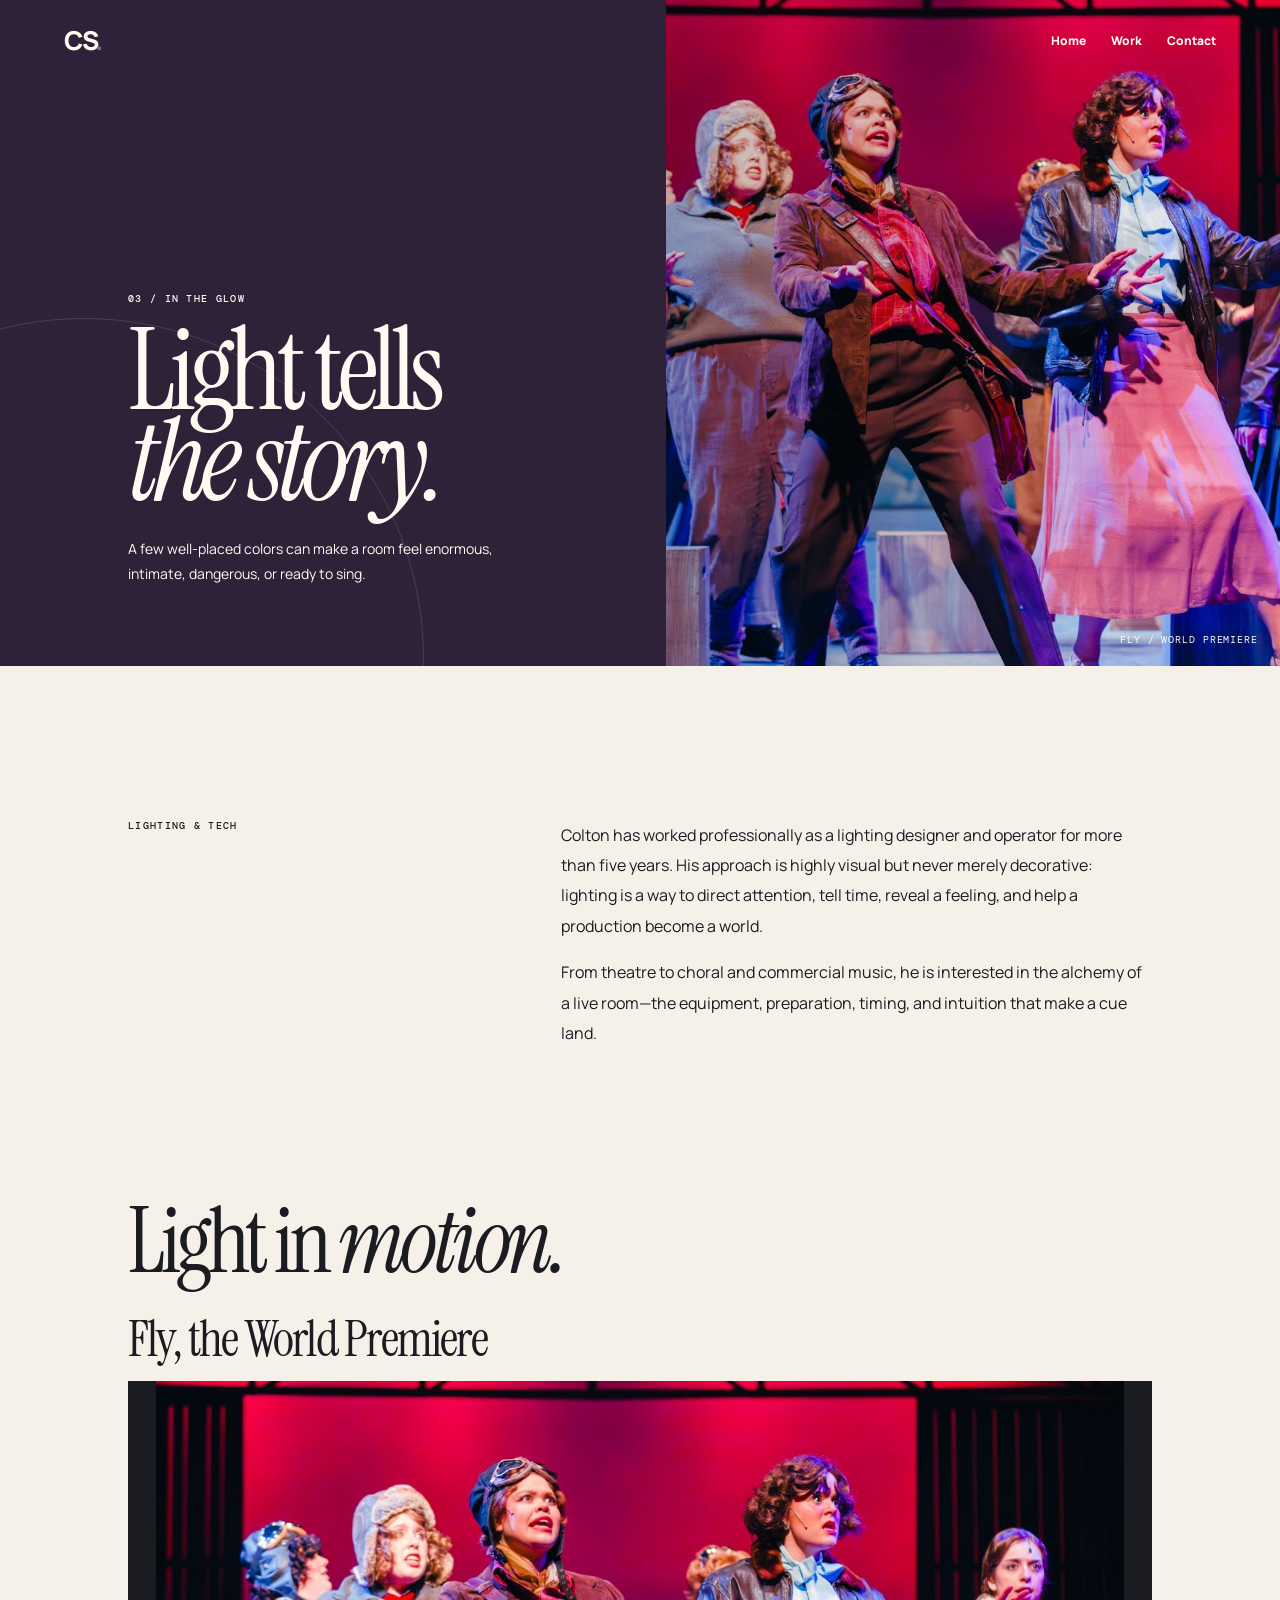
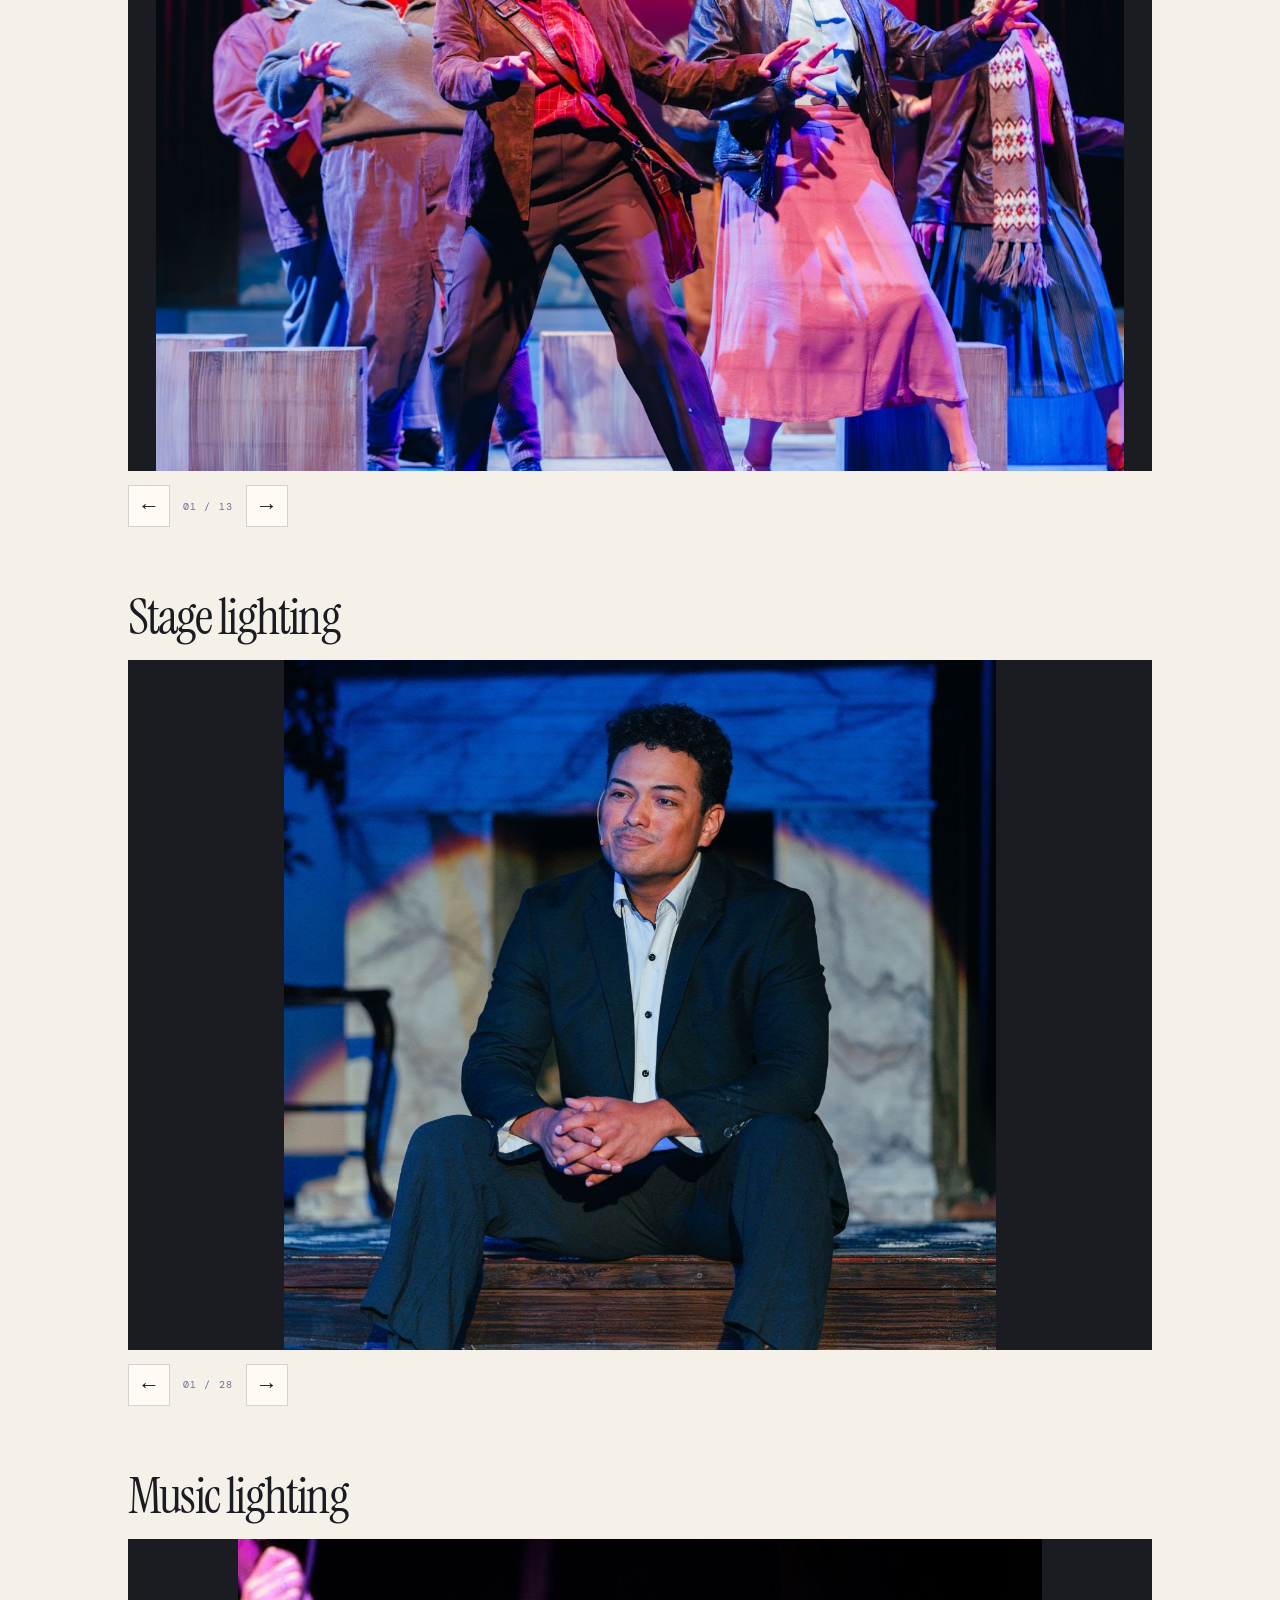
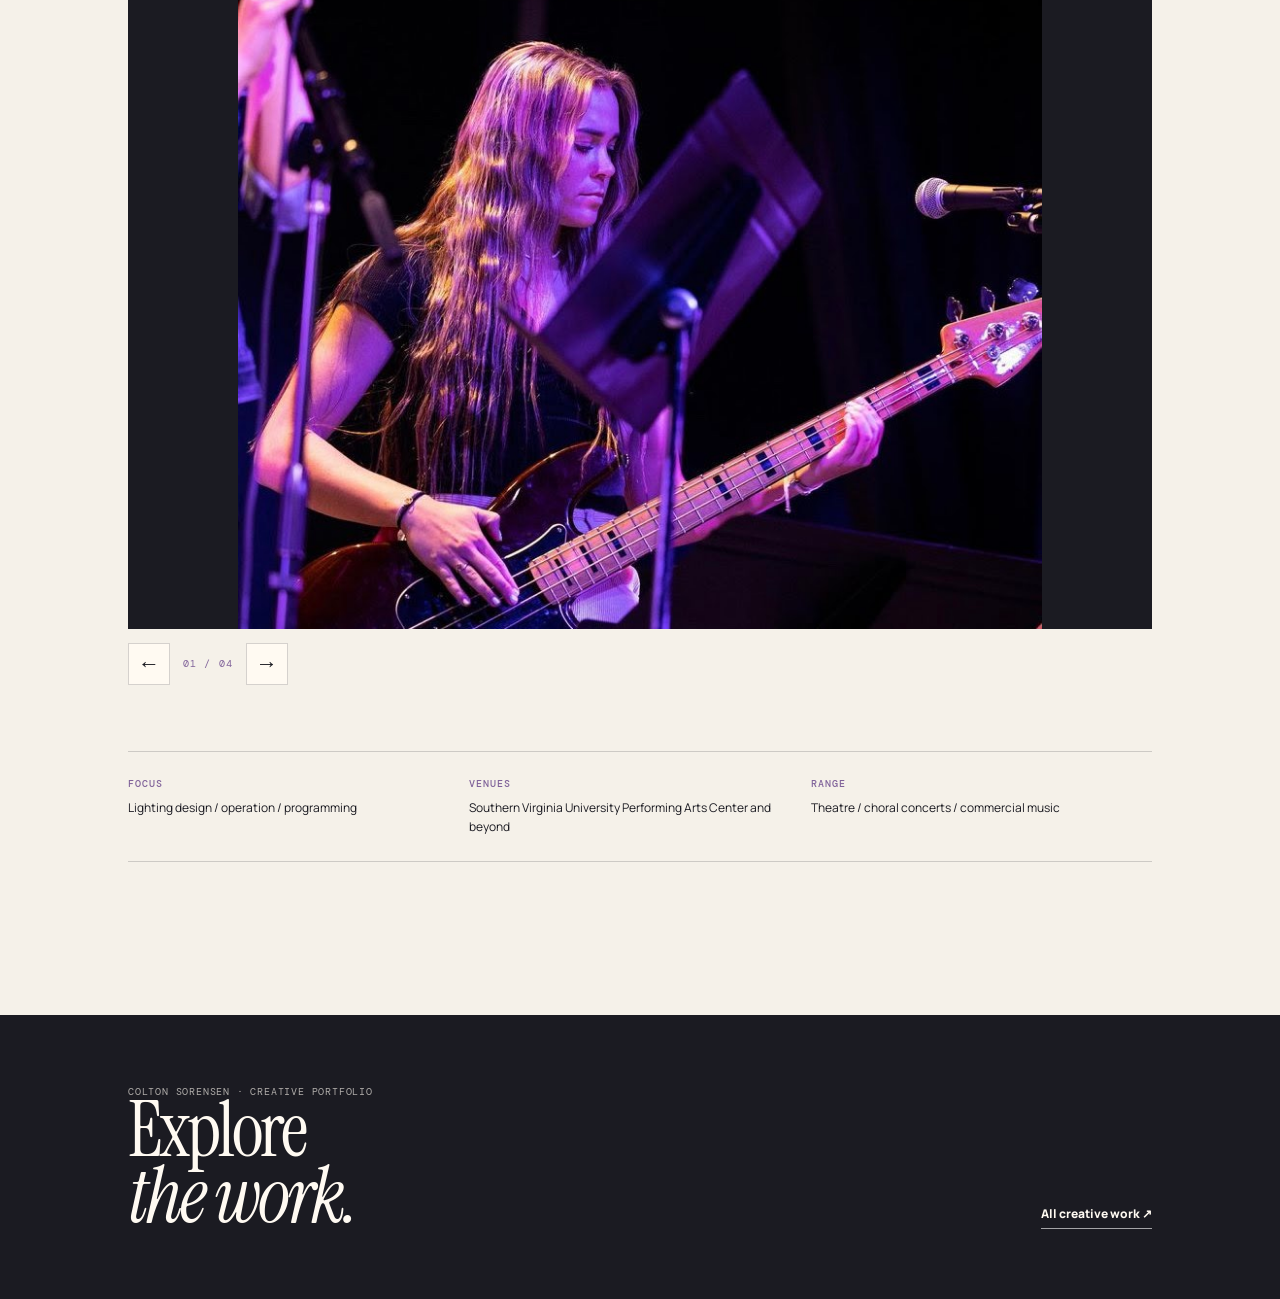
<file: lighting.html>
<!doctype html>
<html lang="en">
<head>
<meta charset="utf-8">
<meta name="viewport" content="width=device-width,initial-scale=1">
<title>In the Glow — Colton Sorensen</title>
<link rel="preconnect" href="https://fonts.googleapis.com">
<link rel="preconnect" href="https://fonts.gstatic.com" crossorigin>
<link href="https://fonts.googleapis.com/css2?family=DM+Mono:wght@400;500&family=Instrument+Serif:ital@0;1&family=Manrope:wght@400;500;600;700;800&display=swap" rel="stylesheet">
<link rel="stylesheet" href="subpage.css">
</head>
<body>
<header class="page-header">
<a class="wordmark" href="index.html">CS<span>.</span>
</a>
<nav>
<a href="index.html">Home</a>
<a href="index.html#work">Work</a>
<a href="index.html#contact">Contact</a>
</nav>
</header>
<main>
<section class="page-hero">
<div class="page-hero-copy">
<p class="eyebrow">03 / In the glow</p>
<h1>Light tells<br>
<em>the story.</em>
</h1>
<p class="hero-deck">A few well-placed colors can make a room feel enormous, intimate, dangerous, or ready to sing.</p>
</div>
<div class="hero-image">
<img src="fly.jpg" alt="Fly cast performing under red and violet lighting">
<p class="caption">Fly / world premiere</p>
</div>
</section>
<section class="content">
<div class="lead">
<p class="eyebrow">Lighting &amp; tech</p>
<div class="body-copy">
<p>Colton has worked professionally as a lighting designer and operator for more than five years. His approach is highly visual but never merely decorative: lighting is a way to direct attention, tell time, reveal a feeling, and help a production become a world.</p>
<p>From theatre to choral and commercial music, he is interested in the alchemy of a live room—the equipment, preparation, timing, and intuition that make a cue land.</p>
</div>
</div>
<section class="media-section">
<h2>Light in <em>motion.</em></h2>
<h3 class="gallery-heading">Fly, the World Premiere</h3>
<div class="gallery-slider" data-gallery-slider="fly" data-gallery-label="Fly lighting"></div>
<h3 class="gallery-heading">Stage lighting</h3>
<div class="gallery-slider" data-gallery-slider="stage" data-gallery-label="Stage lighting"></div>
<h3 class="gallery-heading">Music lighting</h3>
<div class="gallery-slider" data-gallery-slider="music" data-gallery-label="Music lighting"></div>
</section>
<div class="credit-list">
<div>
<strong>Focus</strong>Lighting design / operation / programming</div>
<div>
<strong>Venues</strong>Southern Virginia University Performing Arts Center and beyond</div>
<div>
<strong>Range</strong>Theatre / choral concerts / commercial music</div>
</div>
</section>
</main>
<footer class="site-footer">
<div>
<p>Colton Sorensen · Creative portfolio</p>
<h2>Explore<br>
<em>the work.</em>
</h2>
</div>
<a href="index.html#work">All creative work ↗</a>
</footer>
<script src="portfolio-slider.js?v=1"></script>
</body>
</html>
</file>
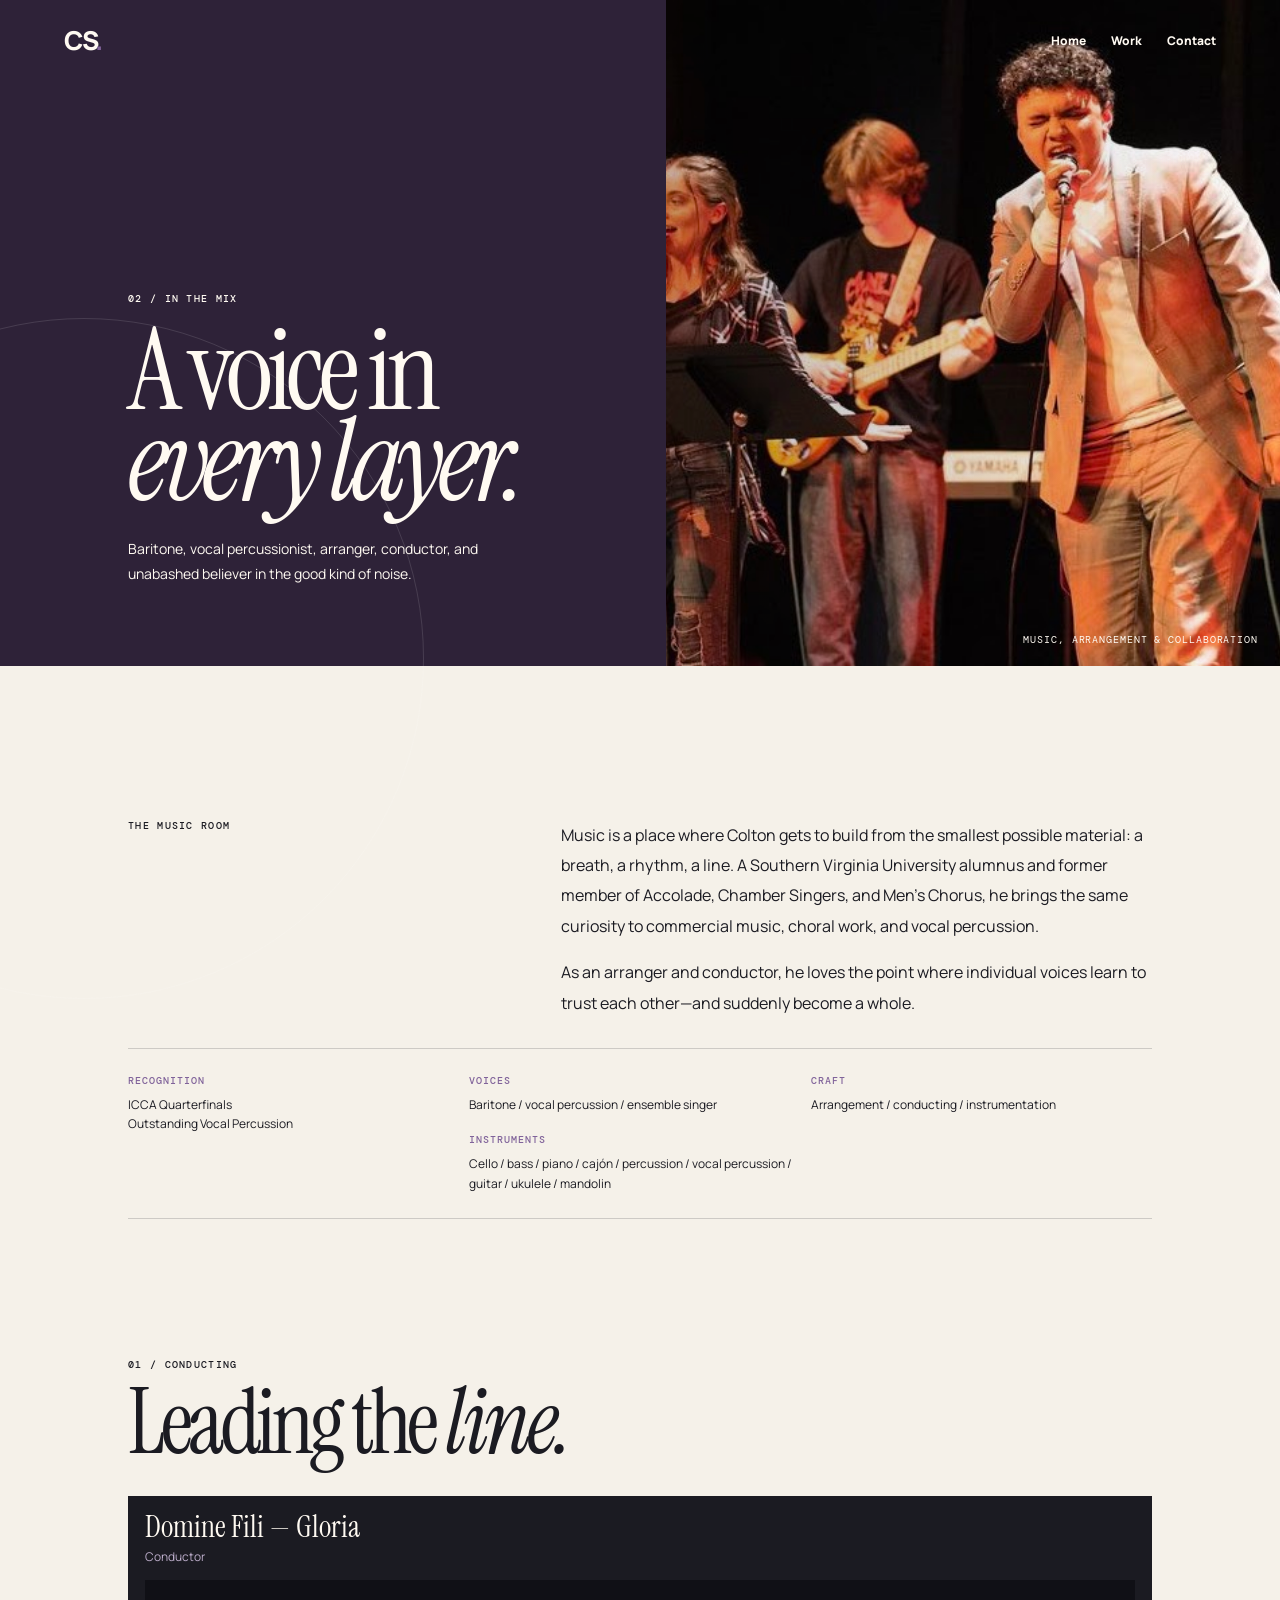
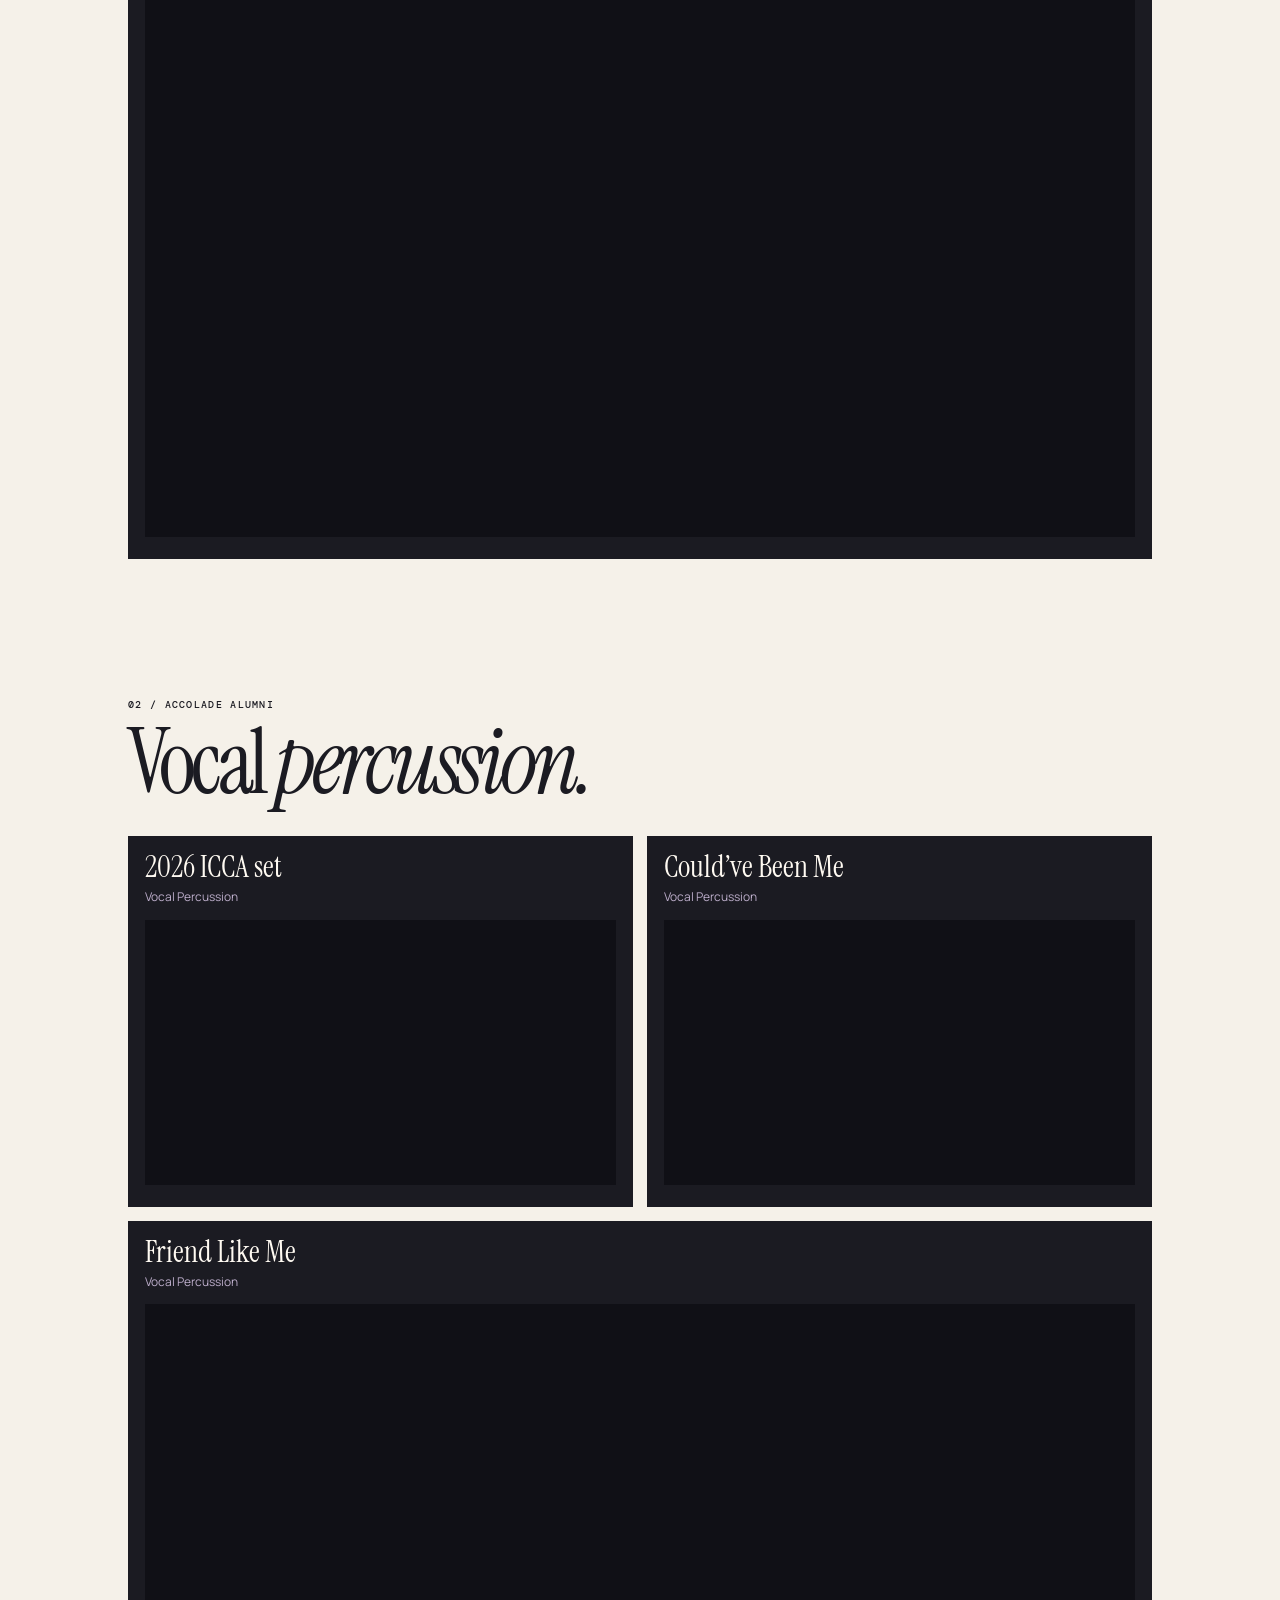
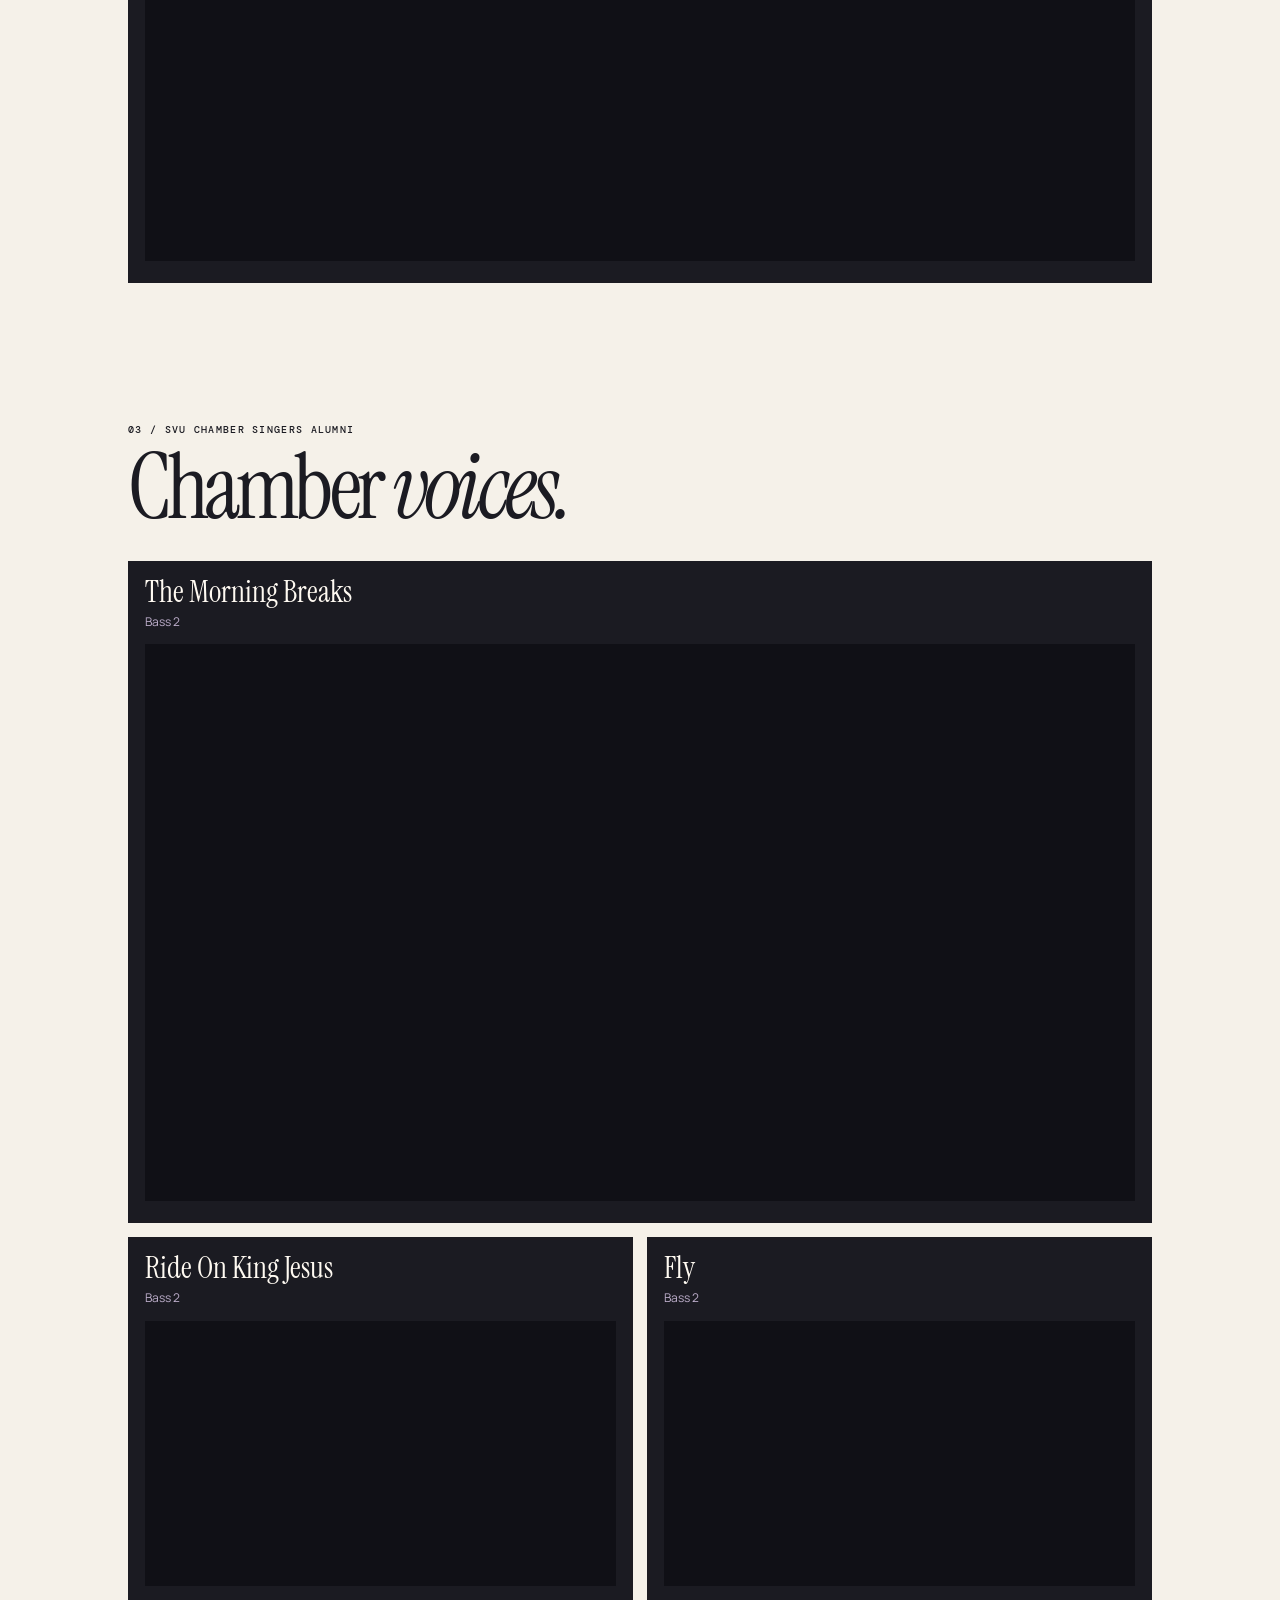
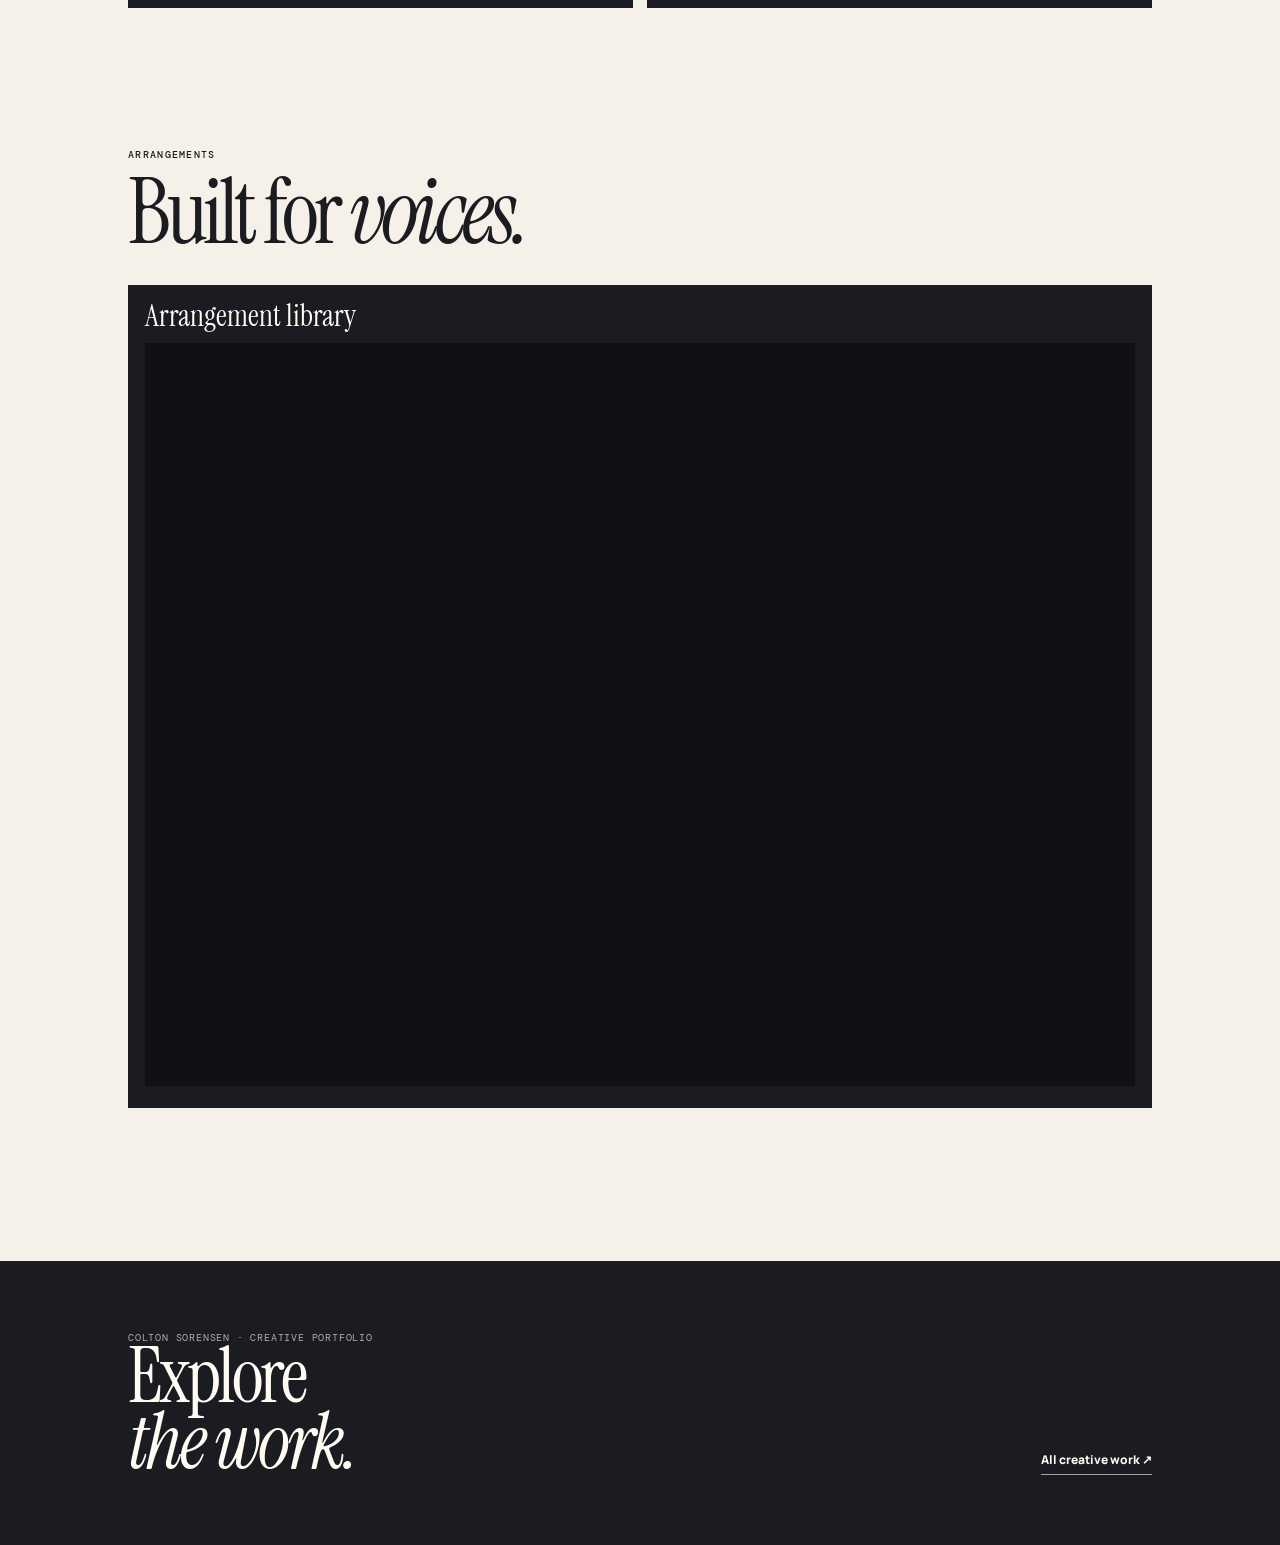
<file: music.html>
<!doctype html>
<html lang="en">
<head>
<meta charset="utf-8">
<meta name="viewport" content="width=device-width,initial-scale=1">
<title>In the Mix — Colton Sorensen</title>
<link rel="preconnect" href="https://fonts.googleapis.com">
<link rel="preconnect" href="https://fonts.gstatic.com" crossorigin>
<link href="https://fonts.googleapis.com/css2?family=DM+Mono:wght@400;500&family=Instrument+Serif:ital@0;1&family=Manrope:wght@400;500;600;700;800&display=swap" rel="stylesheet">
<link rel="stylesheet" href="subpage.css">
</head>
<body>
<header class="page-header">
<a class="wordmark" href="index.html">CS<span>.</span></a>
<nav><a href="index.html">Home</a><a href="index.html#work">Work</a><a href="index.html#contact">Contact</a></nav>
</header>
<main>
<section class="page-hero">
<div class="page-hero-copy"><p class="eyebrow">02 / In the mix</p><h1>A voice in<br><em>every layer.</em></h1><p class="hero-deck">Baritone, vocal percussionist, arranger, conductor, and unabashed believer in the good kind of noise.</p></div>
<div class="hero-image"><img src="singer.jpg" alt="Colton singing with a band"><p class="caption">Music, arrangement &amp; collaboration</p></div>
</section>
<section class="content">
<div class="lead"><p class="eyebrow">The music room</p><div class="body-copy"><p>Music is a place where Colton gets to build from the smallest possible material: a breath, a rhythm, a line. A Southern Virginia University alumnus and former member of Accolade, Chamber Singers, and Men’s Chorus, he brings the same curiosity to commercial music, choral work, and vocal percussion.</p><p>As an arranger and conductor, he loves the point where individual voices learn to trust each other—and suddenly become a whole.</p></div></div>
<div class="credit-list"><div><strong>Recognition</strong>ICCA Quarterfinals<br>Outstanding Vocal Percussion</div><div><strong>Voices</strong>Baritone / vocal percussion / ensemble singer<br><br><strong>Instruments</strong>Cello / bass / piano / cajón / percussion / vocal percussion / guitar / ukulele / mandolin</div><div><strong>Craft</strong>Arrangement / conducting / instrumentation</div></div>
<section class="media-section"><p class="eyebrow">01 / Conducting</p><h2>Leading the <em>line.</em></h2><div class="embed-grid"><article class="embed-card wide"><h3>Domine Fili — Gloria</h3><p class="media-credit">Conductor</p><iframe title="Domine Fili Gloria conducted by Colton Sorensen" src="https://drive.google.com/file/d/1Xv2L98c3fTqVt9HGg8dNIH2XIhR4ybc9/preview" loading="lazy" allow="autoplay"></iframe></article></div></section>
<section class="media-section"><p class="eyebrow">02 / Accolade alumni</p><h2>Vocal <em>percussion.</em></h2><div class="embed-grid"><article class="embed-card"><h3>2026 ICCA set</h3><p class="media-credit">Vocal Percussion</p><iframe title="Accolade ICCA performance featuring Colton on vocal percussion" src="https://drive.google.com/file/d/1pGW1g6H1_5E-9r9neHTpCf6eVA7m6YeA/preview" loading="lazy" allow="autoplay"></iframe></article><article class="embed-card"><h3>Could’ve Been Me</h3><p class="media-credit">Vocal Percussion</p><iframe title="Could've Been Me featuring Colton on vocal percussion" src="https://drive.google.com/file/d/1bssL8TfBK1gkXyyAaQIOsv-1pkvjSkdz/preview" loading="lazy" allow="autoplay"></iframe></article><article class="embed-card wide"><h3>Friend Like Me</h3><p class="media-credit">Vocal Percussion</p><iframe title="Friend Like Me featuring Colton on vocal percussion" src="https://drive.google.com/file/d/1IeopvcFhim5LHO1gpNWA_FDB04eSunyD/preview" loading="lazy" allow="autoplay"></iframe></article></div></section>
<section class="media-section"><p class="eyebrow">03 / SVU Chamber Singers alumni</p><h2>Chamber <em>voices.</em></h2><div class="embed-grid"><article class="embed-card wide"><h3>The Morning Breaks</h3><p class="media-credit">Bass 2</p><iframe title="Southern Virginia University Chamber Singers performance" src="https://www.youtube.com/embed/j6pGWA8UJqo" loading="lazy" allowfullscreen></iframe></article><article class="embed-card"><h3>Ride On King Jesus</h3><p class="media-credit">Bass 2</p><iframe title="Ride On King Jesus with SVU Chamber Singers" src="https://drive.google.com/file/d/1SNptBhnLnfVzETIRXSdWFN1HdgLiD2JM/preview" loading="lazy" allow="autoplay"></iframe></article><article class="embed-card"><h3>Fly</h3><p class="media-credit">Bass 2</p><iframe title="Fly with SVU Chamber Singers" src="https://drive.google.com/file/d/1swR71H8W9J7jILAfz4rIH7fuCnLjOrwS/preview" loading="lazy" allow="autoplay"></iframe></article></div></section>
<section class="media-section"><p class="eyebrow">Arrangements</p><h2>Built for <em>voices.</em></h2><div class="embed-grid"><article class="embed-card document wide"><h3>Arrangement library</h3><iframe title="Vocal arrangement library" src="https://docs.google.com/spreadsheets/d/1uNn7FdCsSVLY3TXHJ3gnJDFYTgm6sJ9O8mLwbUgIymA/htmlembed" loading="lazy"></iframe></article></div></section>
</section>
</main>
<footer class="site-footer"><div><p>Colton Sorensen · Creative portfolio</p><h2>Explore<br><em>the work.</em></h2></div><a href="index.html#work">All creative work ↗</a></footer>
</body>
</html>
</file>
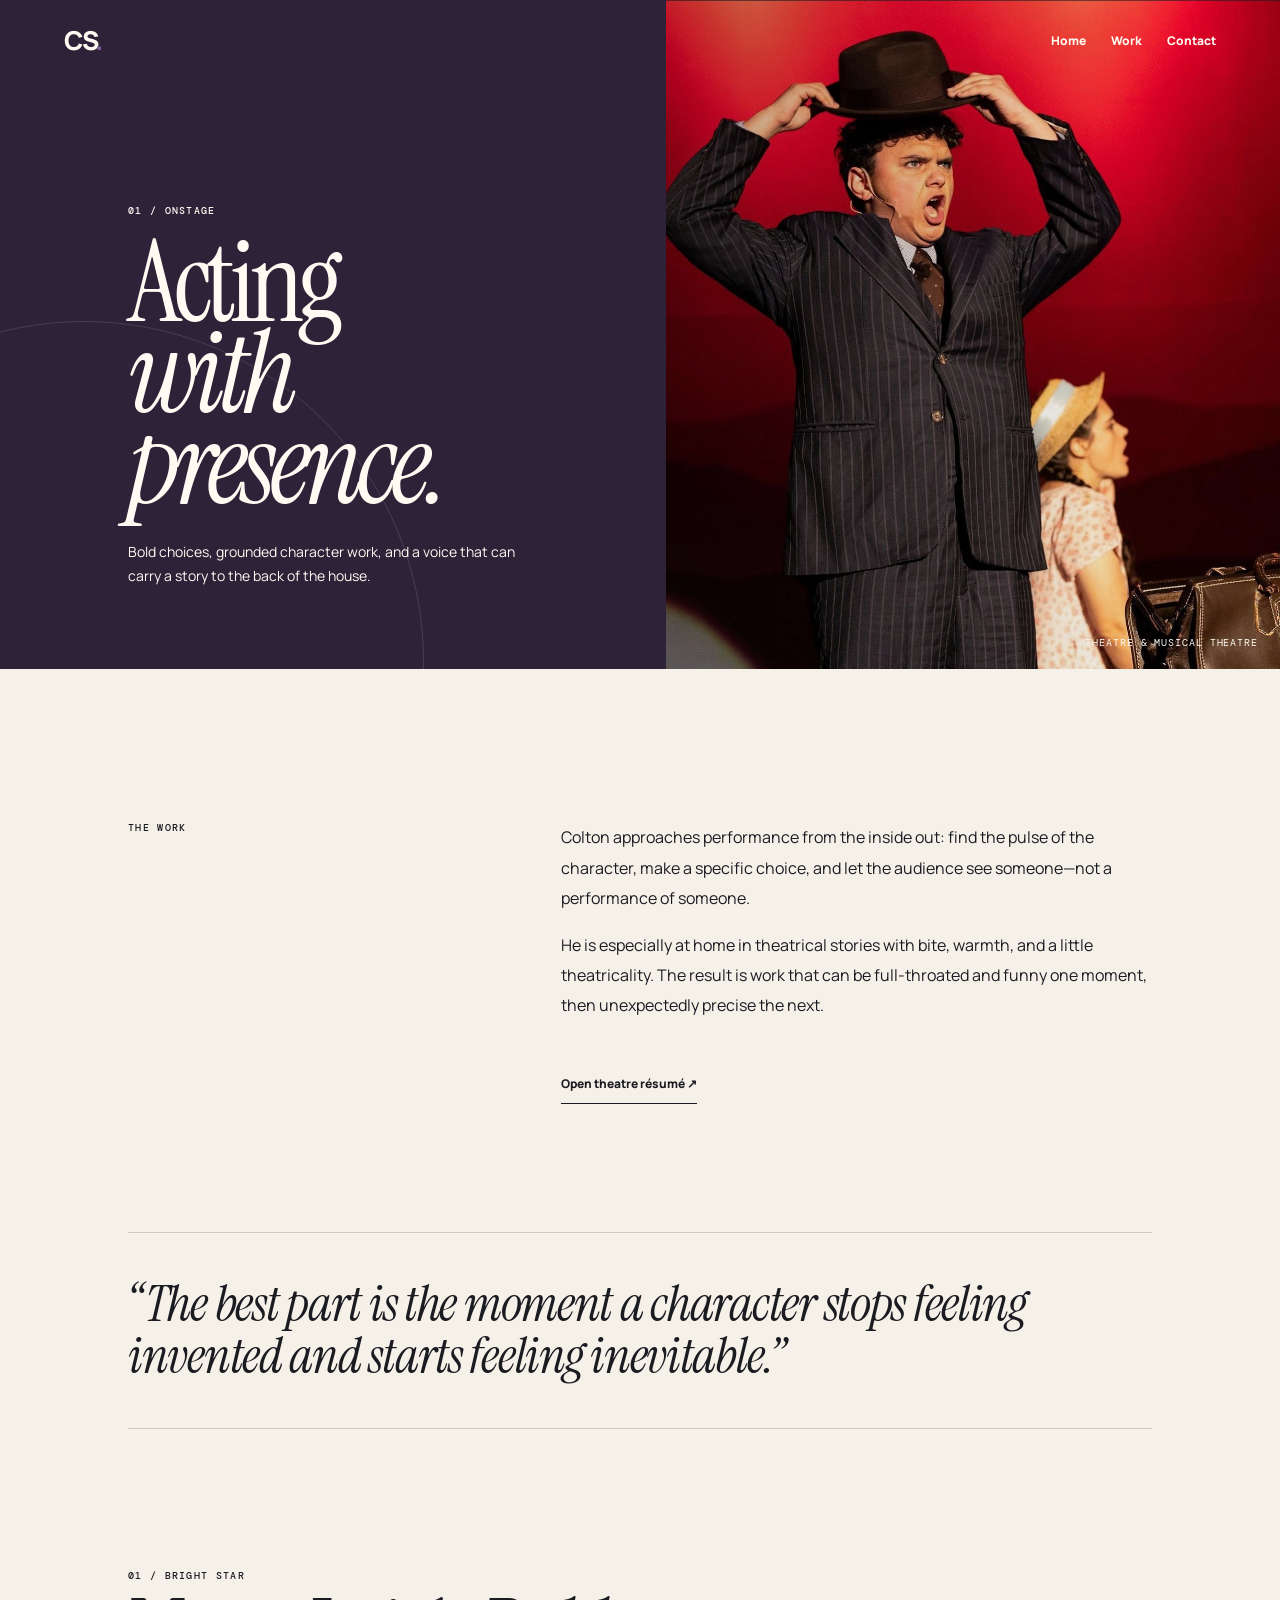
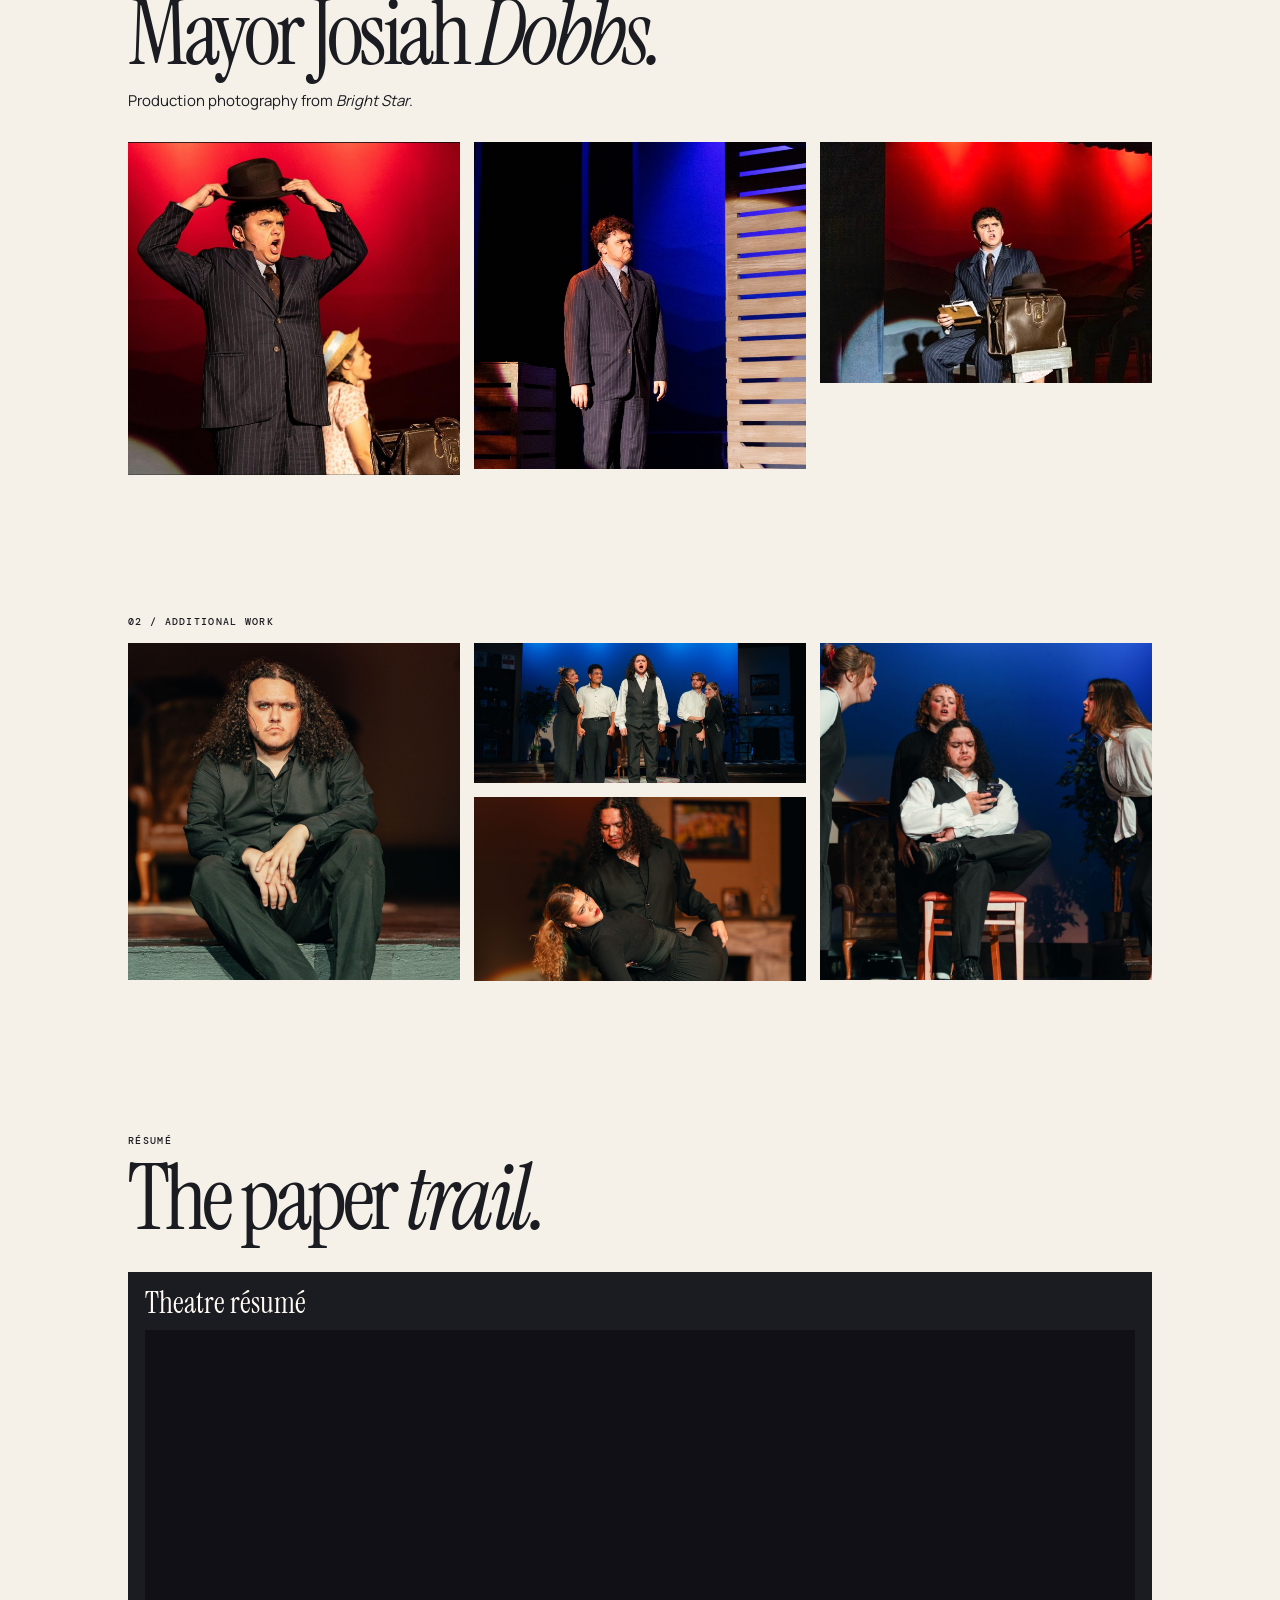
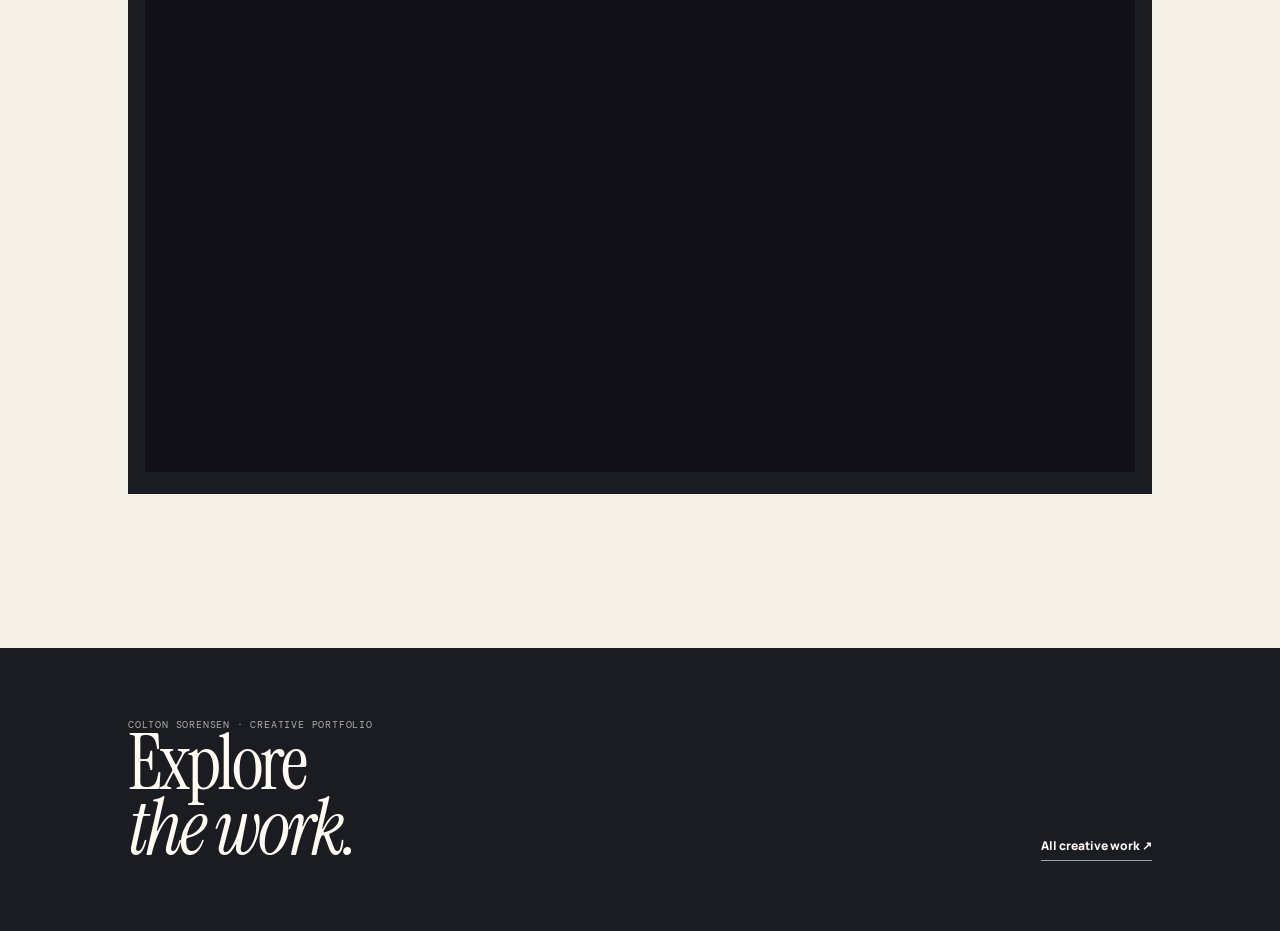
<file: performance.html>
<!doctype html>
<html lang="en">
<head>
<meta charset="utf-8">
<meta name="viewport" content="width=device-width,initial-scale=1">
<title>Onstage — Colton Sorensen</title>
<link rel="preconnect" href="https://fonts.googleapis.com">
<link rel="preconnect" href="https://fonts.gstatic.com" crossorigin>
<link href="https://fonts.googleapis.com/css2?family=DM+Mono:wght@400;500&family=Instrument+Serif:ital@0;1&family=Manrope:wght@400;500;600;700;800&display=swap" rel="stylesheet">
<link rel="stylesheet" href="subpage.css">
</head>
<body>
<header class="page-header">
<a class="wordmark" href="index.html">CS<span>.</span></a>
<nav>
<a href="index.html">Home</a>
<a href="index.html#work">Work</a>
<a href="index.html#contact">Contact</a>
</nav>
</header>
<main>
<section class="page-hero">
<div class="page-hero-copy">
<p class="eyebrow">01 / Onstage</p>
<h1>Acting<br><em>with presence.</em></h1>
<p class="hero-deck">Bold choices, grounded character work, and a voice that can carry a story to the back of the house.</p>
</div>
<div class="hero-image">
<img src="acting.jpg" alt="Colton acting onstage">
<p class="caption">Theatre &amp; musical theatre</p>
</div>
</section>
<section class="content">
<div class="lead">
<p class="eyebrow">The work</p>
<div class="body-copy">
<p>Colton approaches performance from the inside out: find the pulse of the character, make a specific choice, and let the audience see someone—not a performance of someone.</p>
<p>He is especially at home in theatrical stories with bite, warmth, and a little theatricality. The result is work that can be full-throated and funny one moment, then unexpectedly precise the next.</p>
<a class="link-button" href="https://drive.google.com/open?id=1LJunu_xApuVYlNUovmYCcbMTlFGcxw6aiwA1o6r9UKE" target="_blank" rel="noreferrer">Open theatre résumé ↗</a>
</div>
</div>
<p class="statement">“The best part is the moment a character stops feeling invented and starts feeling inevitable.”</p>
<section class="media-section">
<p class="eyebrow">01 / Bright Star</p>
<h2>Mayor Josiah <em>Dobbs.</em></h2>
<p class="media-caption">Production photography from <em>Bright Star</em>.</p>
<div id="bright-star-gallery" class="archive-gallery"></div>
</section>
<section class="media-section">
<p class="eyebrow">02 / Additional work</p>
<div id="all-my-sons-gallery" class="archive-gallery"></div>
</section>
<section class="media-section">
<p class="eyebrow">Résumé</p>
<h2>The paper <em>trail.</em></h2>
<div class="embed-grid">
<article class="embed-card document wide">
<h3>Theatre résumé</h3>
<iframe title="Colton Sorensen theatre résumé" src="https://docs.google.com/document/d/1LJunu_xApuVYlNUovmYCcbMTlFGcxw6aiwA1o6r9UKE/preview" loading="lazy"></iframe>
</article>
</div>
</section>
</section>
</main>
<footer class="site-footer">
<div>
<p>Colton Sorensen · Creative portfolio</p>
<h2>Explore<br><em>the work.</em></h2>
</div>
<a href="index.html#work">All creative work ↗</a>
</footer>
<script src="archive-gallery.js?v=2"></script>
</body>
</html>
</file>
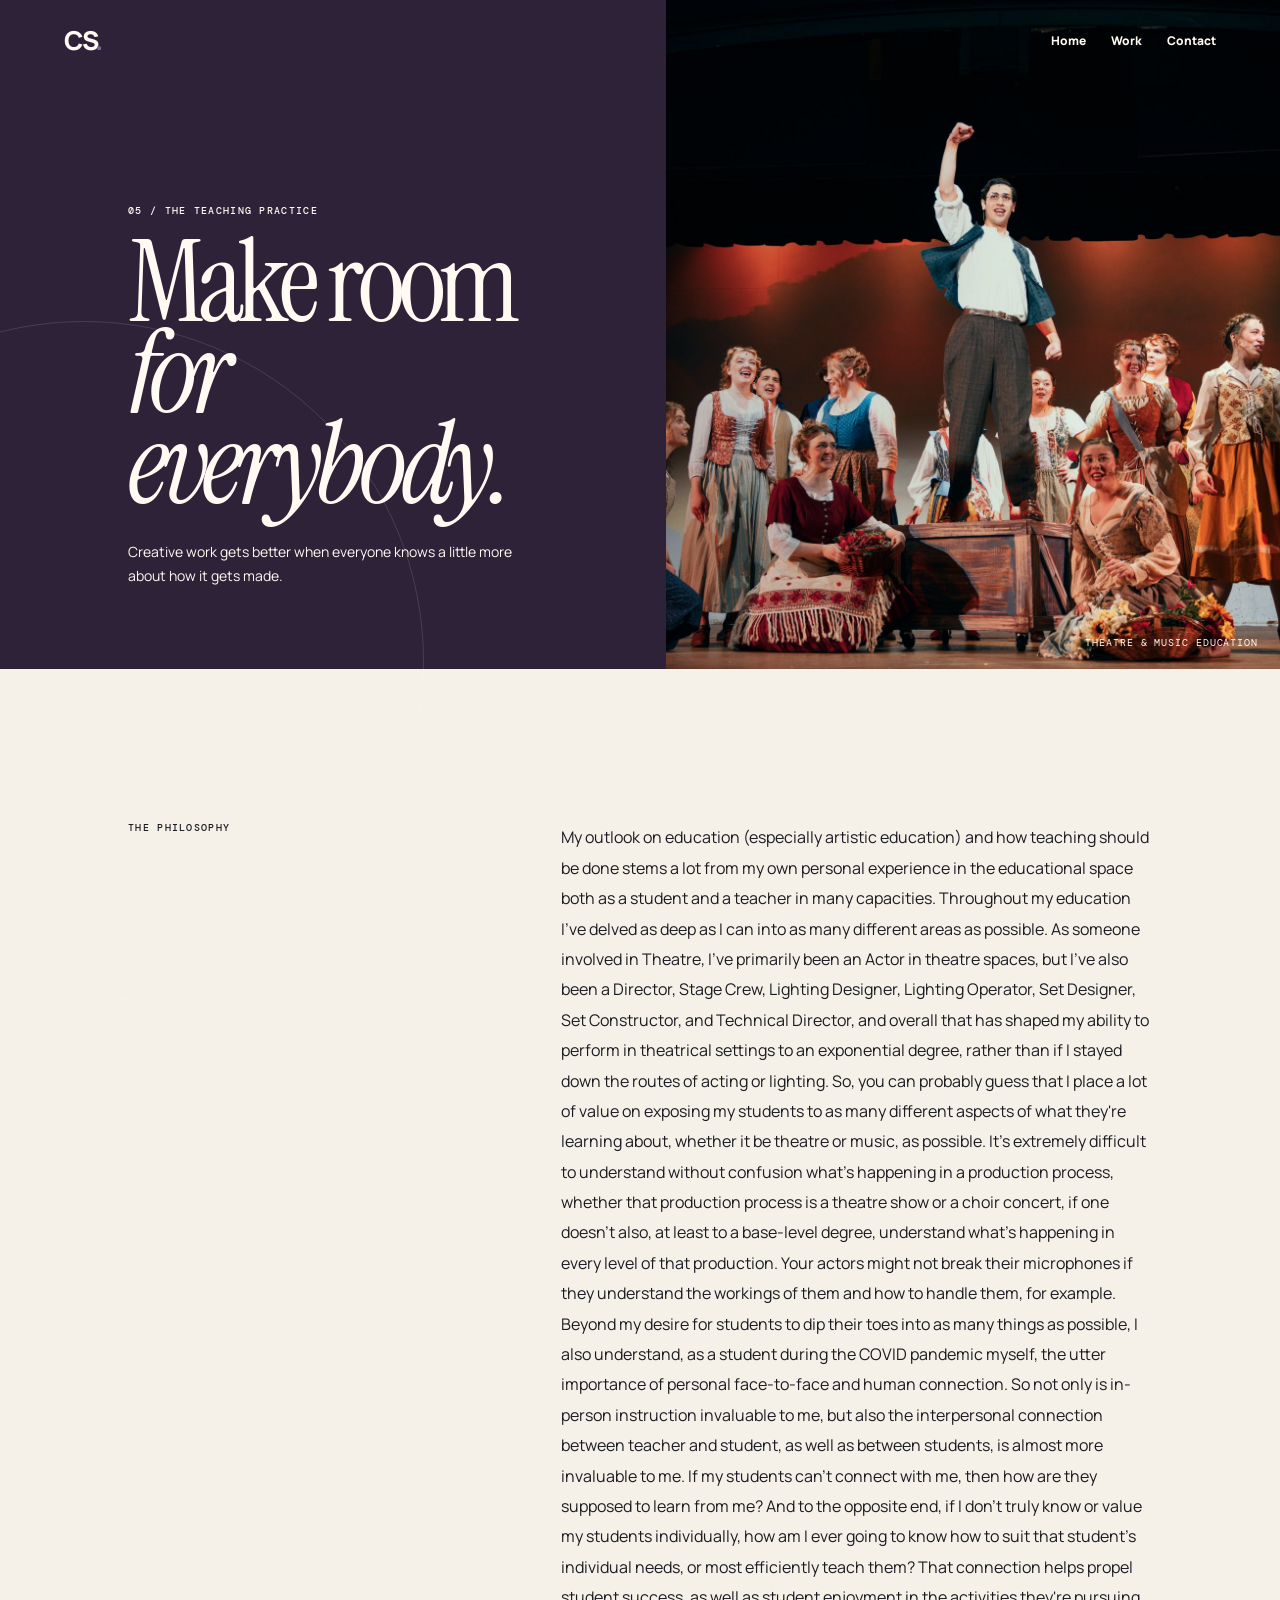
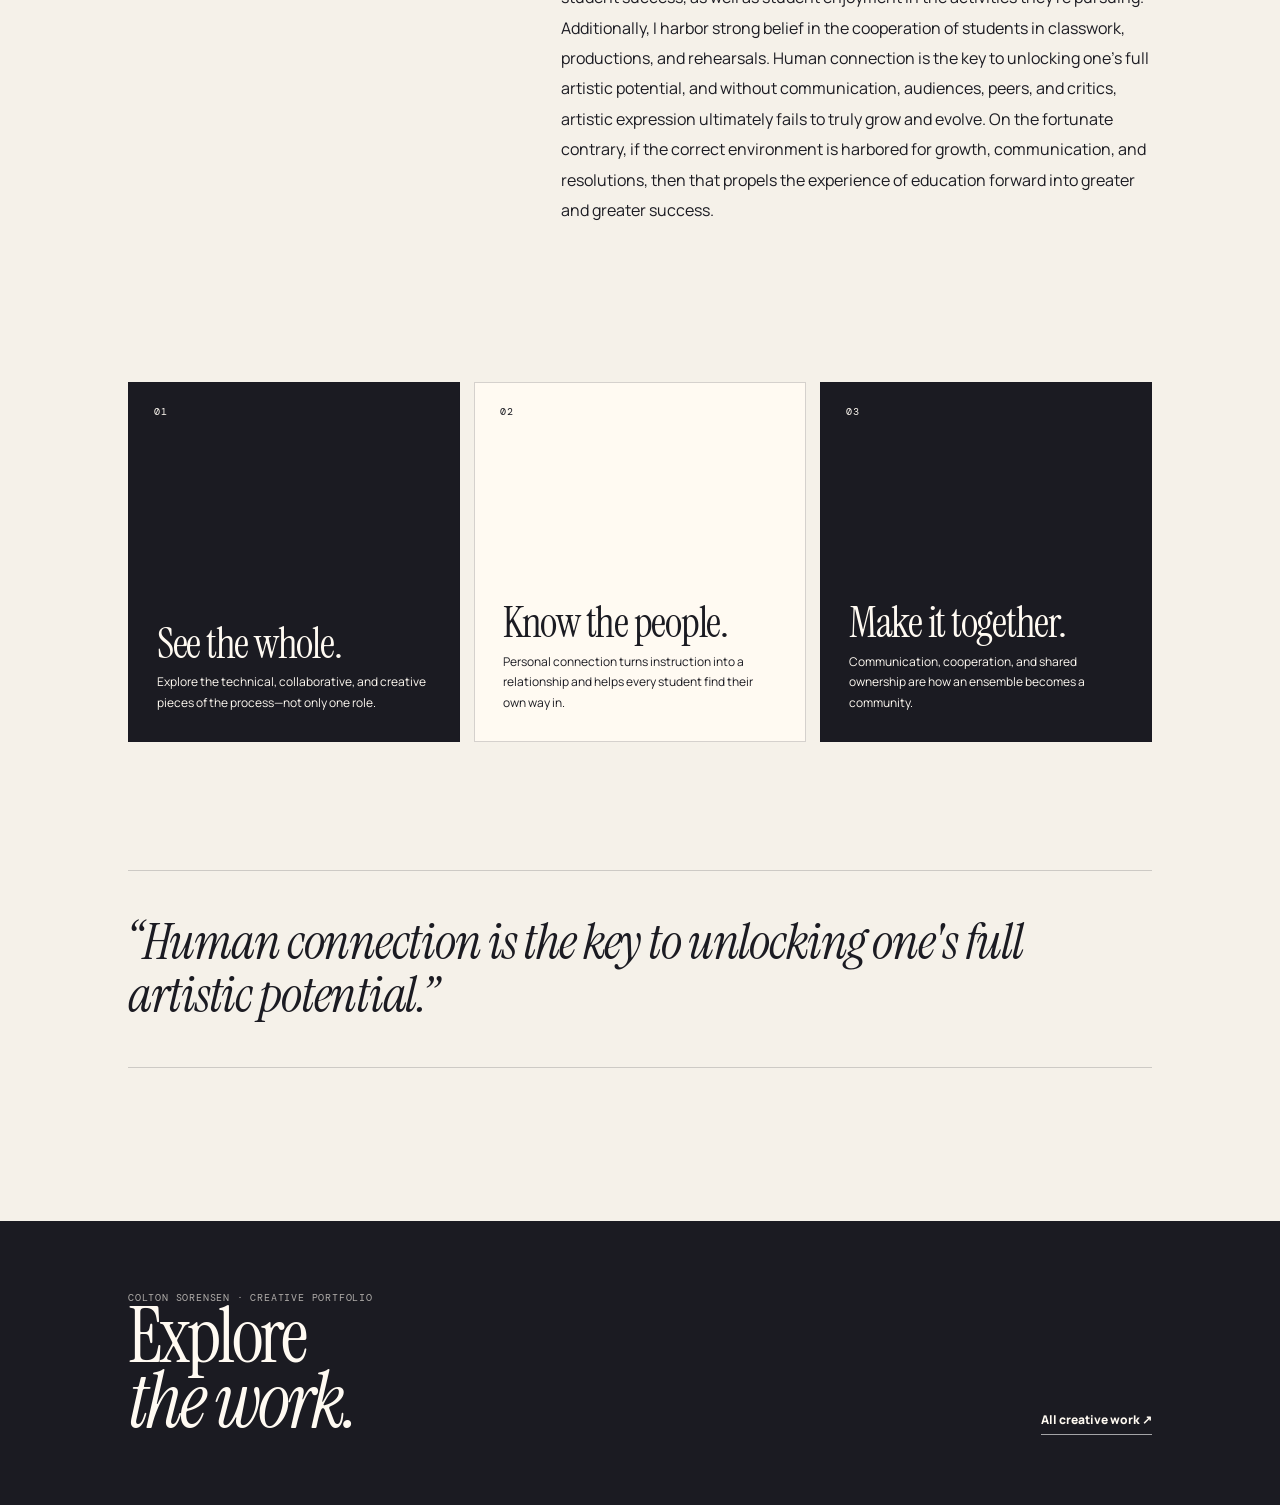
<file: teaching.html>
<!doctype html>
<html lang="en">
<head>
<meta charset="utf-8">
<meta name="viewport" content="width=device-width,initial-scale=1">
<title>Teaching — Colton Sorensen</title>
<link rel="preconnect" href="https://fonts.googleapis.com">
<link rel="preconnect" href="https://fonts.gstatic.com" crossorigin>
<link href="https://fonts.googleapis.com/css2?family=DM+Mono:wght@400;500&family=Instrument+Serif:ital@0;1&family=Manrope:wght@400;500;600;700;800&display=swap" rel="stylesheet">
<link rel="stylesheet" href="subpage.css">
</head>
<body>
<header class="page-header"><a class="wordmark" href="index.html">CS<span>.</span></a><nav><a href="index.html">Home</a><a href="index.html#work">Work</a><a href="index.html#contact">Contact</a></nav></header>
<main>
<section class="page-hero"><div class="page-hero-copy"><p class="eyebrow">05 / The teaching practice</p><h1>Make room<br><em>for everybody.</em></h1><p class="hero-deck">Creative work gets better when everyone knows a little more about how it gets made.</p></div><div class="hero-image"><img src="ensemble.jpg" alt="A theatrical ensemble onstage"><p class="caption">Theatre &amp; music education</p></div></section>
<section class="content">
<div class="lead"><p class="eyebrow">The philosophy</p><div class="body-copy"><p>My outlook on education (especially artistic education) and how teaching should be done stems a lot from my own personal experience in the educational space both as a student and a teacher in many capacities. Throughout my education I've delved as deep as I can into as many different areas as possible. As someone involved in Theatre, I've primarily been an Actor in theatre spaces, but I've also been a Director, Stage Crew, Lighting Designer, Lighting Operator, Set Designer, Set Constructor, and Technical Director, and overall that has shaped my ability to perform in theatrical settings to an exponential degree, rather than if I stayed down the routes of acting or lighting. So, you can probably guess that I place a lot of value on exposing my students to as many different aspects of what they're learning about, whether it be theatre or music, as possible. It's extremely difficult to understand without confusion what's happening in a production process, whether that production process is a theatre show or a choir concert, if one doesn't also, at least to a base-level degree, understand what's happening in every level of that production. Your actors might not break their microphones if they understand the workings of them and how to handle them, for example. Beyond my desire for students to dip their toes into as many things as possible, I also understand, as a student during the COVID pandemic myself, the utter importance of personal face-to-face and human connection. So not only is in-person instruction invaluable to me, but also the interpersonal connection between teacher and student, as well as between students, is almost more invaluable to me. If my students can't connect with me, then how are they supposed to learn from me? And to the opposite end, if I don't truly know or value my students individually, how am I ever going to know how to suit that student's individual needs, or most efficiently teach them? That connection helps propel student success, as well as student enjoyment in the activities they're pursuing. Additionally, I harbor strong belief in the cooperation of students in classwork, productions, and rehearsals. Human connection is the key to unlocking one's full artistic potential, and without communication, audiences, peers, and critics, artistic expression ultimately fails to truly grow and evolve. On the fortunate contrary, if the correct environment is harbored for growth, communication, and resolutions, then that propels the experience of education forward into greater and greater success.</p></div></div>
<div class="project-grid"><article class="project-card dark"><span class="number">01</span><h3>See the whole.</h3><p>Explore the technical, collaborative, and creative pieces of the process—not only one role.</p></article><article class="project-card"><span class="number">02</span><h3>Know the people.</h3><p>Personal connection turns instruction into a relationship and helps every student find their own way in.</p></article><article class="project-card dark"><span class="number">03</span><h3>Make it together.</h3><p>Communication, cooperation, and shared ownership are how an ensemble becomes a community.</p></article></div>
<p class="statement">“Human connection is the key to unlocking one's full artistic potential.”</p>
</section>
</main>
<footer class="site-footer"><div><p>Colton Sorensen · Creative portfolio</p><h2>Explore<br><em>the work.</em></h2></div><a href="index.html#work">All creative work ↗</a></footer>
</body>
</html>
</file>
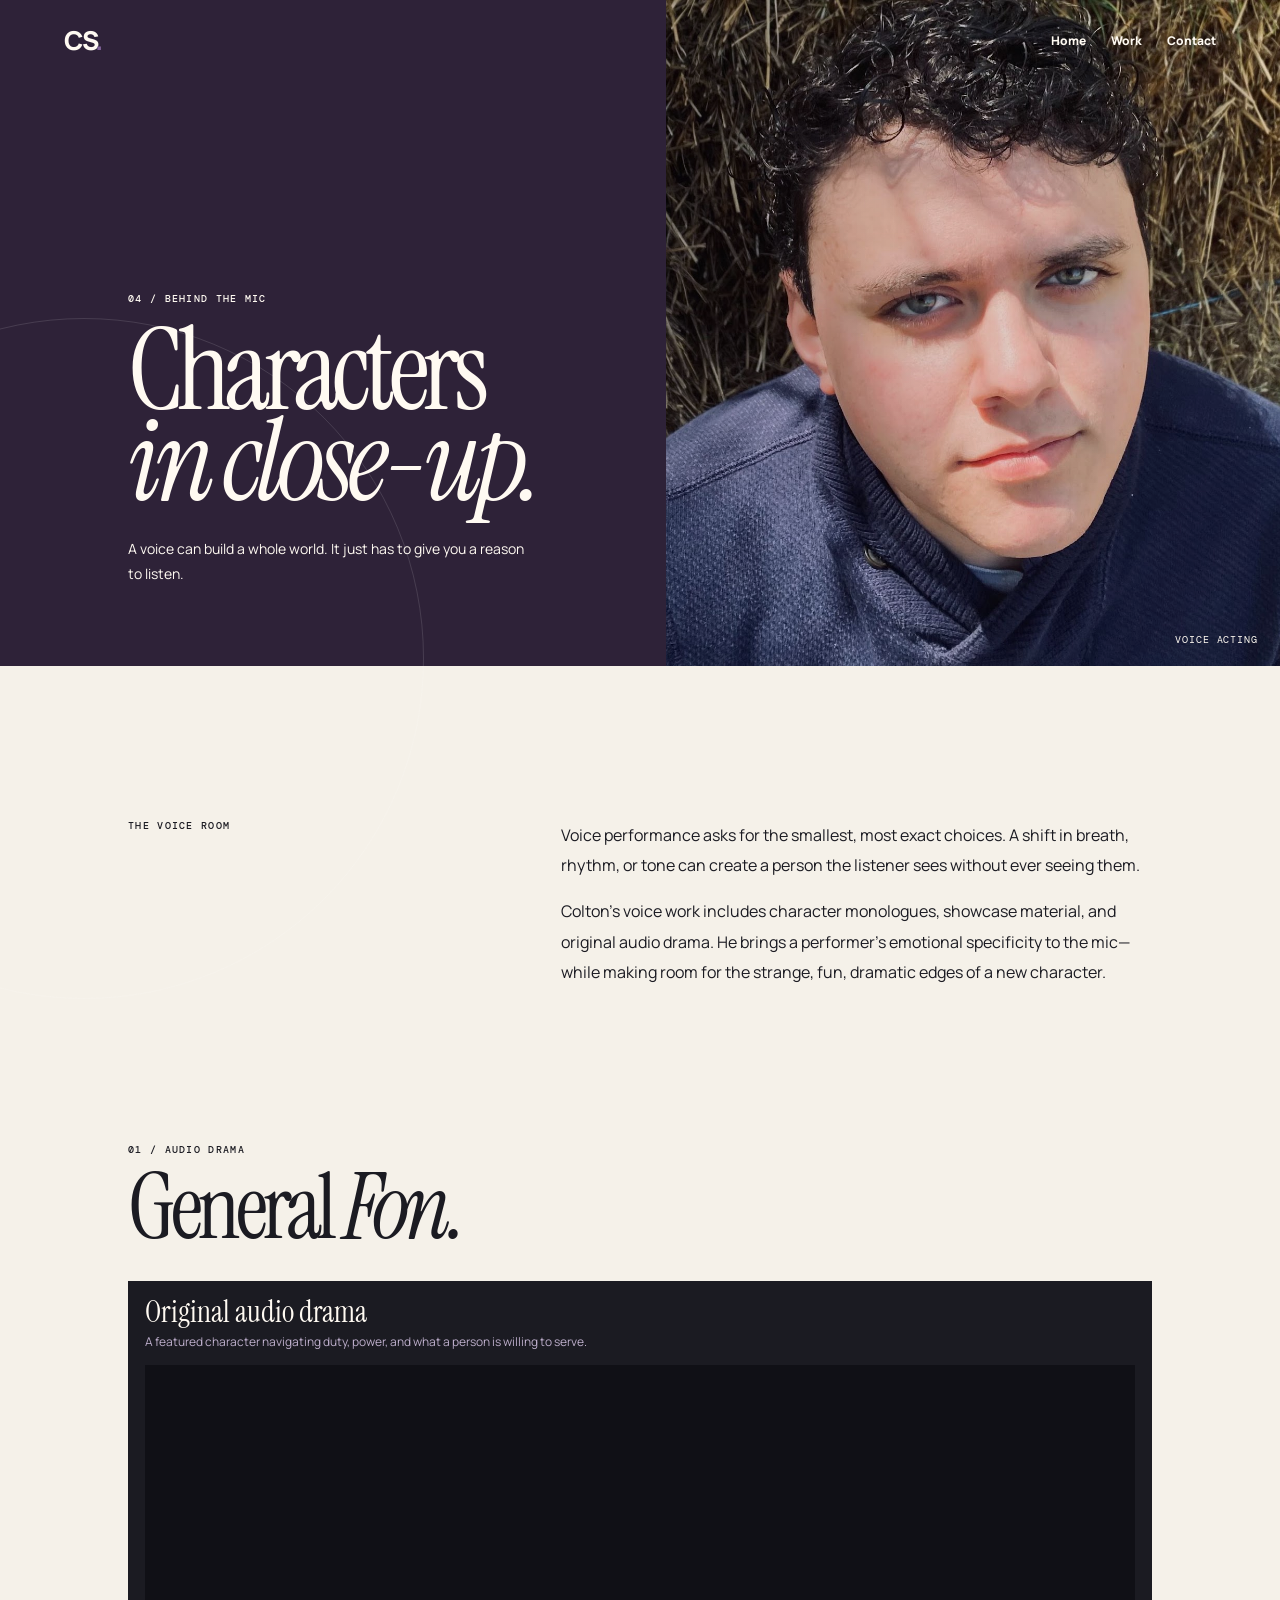
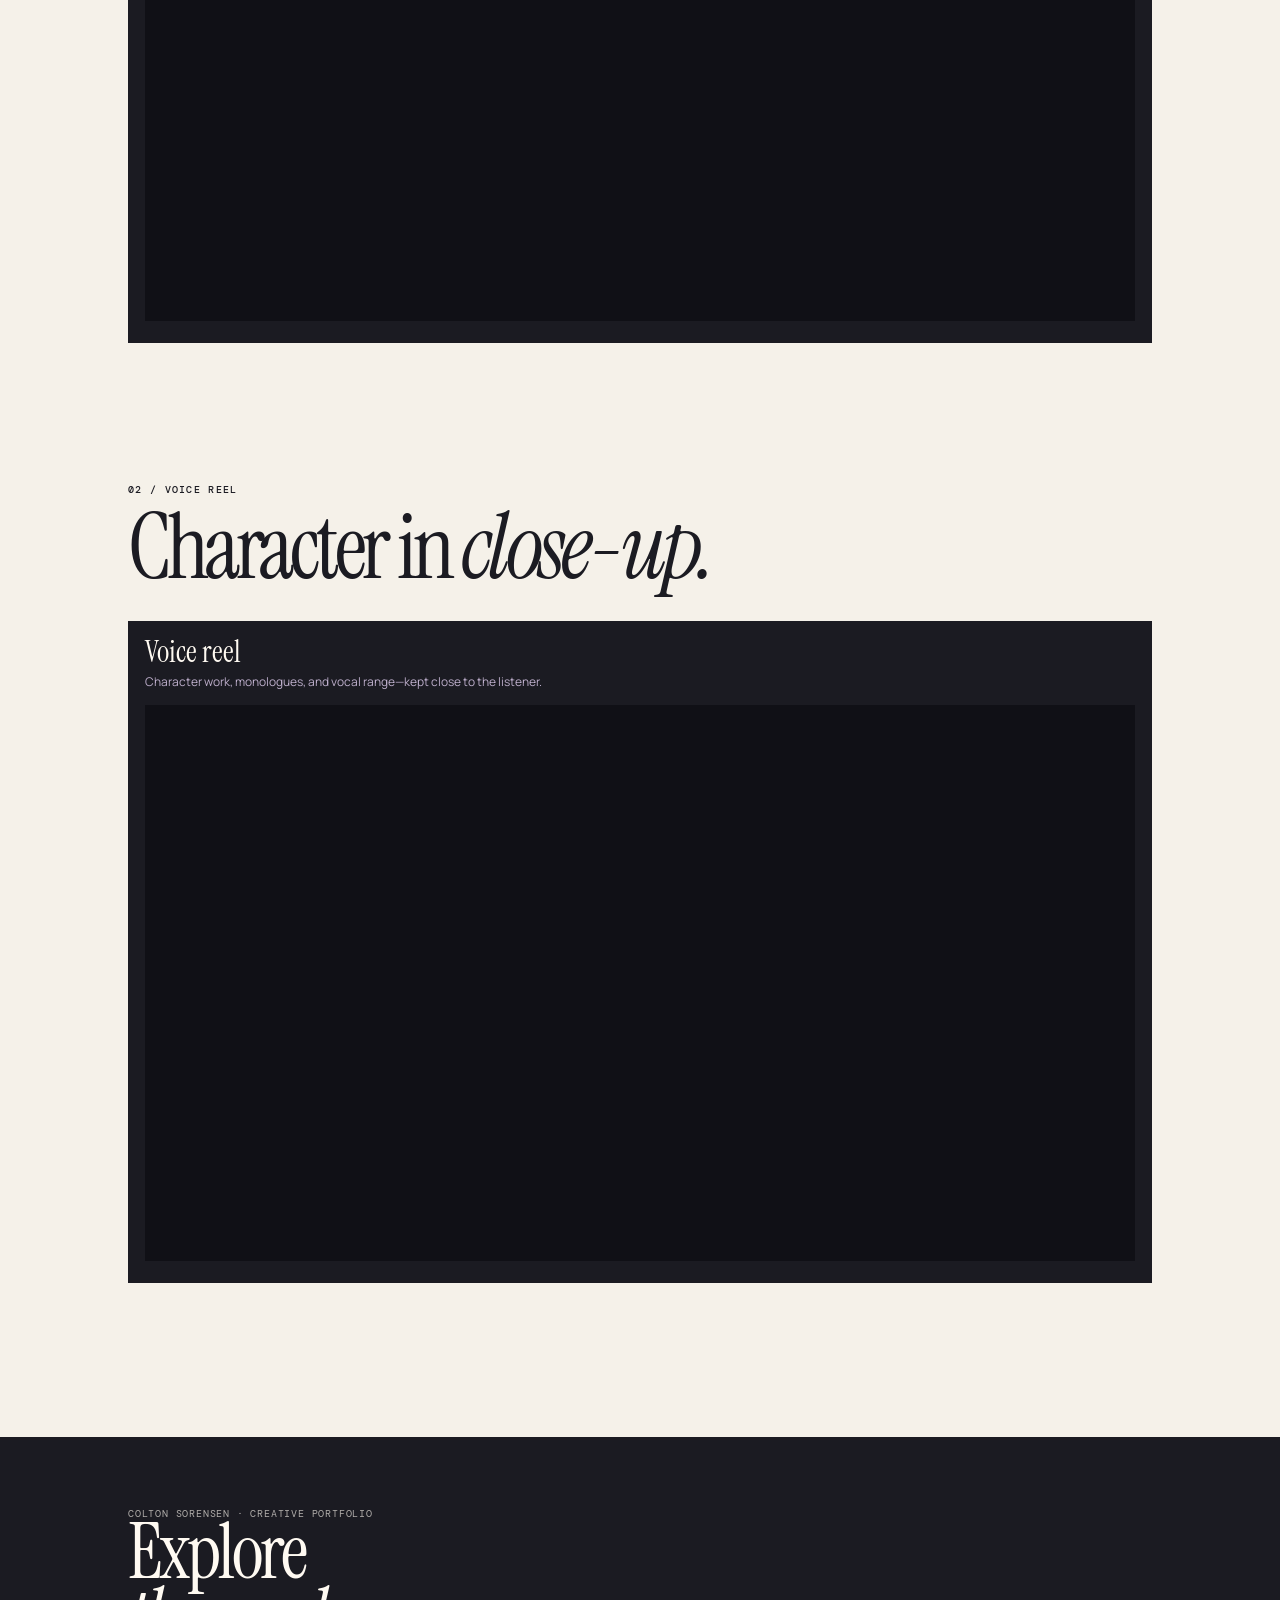
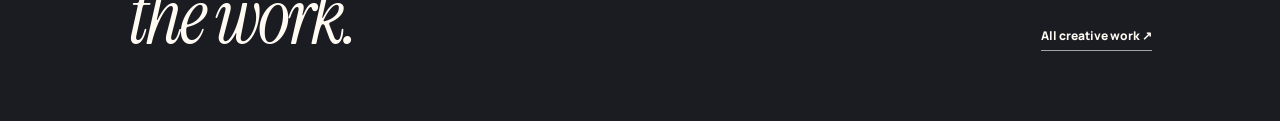
<file: voice.html>
<!doctype html>
<html lang="en">
<head>
<meta charset="utf-8">
<meta name="viewport" content="width=device-width,initial-scale=1">
<title>Behind the Mic — Colton Sorensen</title>
<link rel="preconnect" href="https://fonts.googleapis.com">
<link rel="preconnect" href="https://fonts.gstatic.com" crossorigin>
<link href="https://fonts.googleapis.com/css2?family=DM+Mono:wght@400;500&family=Instrument+Serif:ital@0;1&family=Manrope:wght@400;500;600;700;800&display=swap" rel="stylesheet">
<link rel="stylesheet" href="subpage.css">
</head>
<body>
<header class="page-header"><a class="wordmark" href="index.html">CS<span>.</span></a><nav><a href="index.html">Home</a><a href="index.html#work">Work</a><a href="index.html#contact">Contact</a></nav></header>
<main>
<section class="page-hero"><div class="page-hero-copy"><p class="eyebrow">04 / Behind the mic</p><h1>Characters<br><em>in close-up.</em></h1><p class="hero-deck">A voice can build a whole world. It just has to give you a reason to listen.</p></div><div class="hero-image"><img class="portrait" src="portrait.jpg" alt="Portrait of Colton Sorensen"><p class="caption">Voice acting</p></div></section>
<section class="content">
<div class="lead"><p class="eyebrow">The voice room</p><div class="body-copy"><p>Voice performance asks for the smallest, most exact choices. A shift in breath, rhythm, or tone can create a person the listener sees without ever seeing them.</p><p>Colton’s voice work includes character monologues, showcase material, and original audio drama. He brings a performer’s emotional specificity to the mic—while making room for the strange, fun, dramatic edges of a new character.</p></div></div>
<section class="media-section"><p class="eyebrow">01 / Audio drama</p><h2>General <em>Fon.</em></h2><div class="embed-grid"><article class="embed-card wide"><h3>Original audio drama</h3><p class="media-credit">A featured character navigating duty, power, and what a person is willing to serve.</p><iframe title="General Fon audio drama" src="https://www.youtube.com/embed/gbk9LtoI5yY" loading="lazy" allowfullscreen></iframe></article></div></section>
<section class="media-section"><p class="eyebrow">02 / Voice reel</p><h2>Character in <em>close-up.</em></h2><div class="embed-grid"><article class="embed-card wide"><h3>Voice reel</h3><p class="media-credit">Character work, monologues, and vocal range—kept close to the listener.</p><iframe title="Colton Sorensen voice reel" src="https://drive.google.com/file/d/11XnL-vNyGw0fkm9t0stBwv_dFbZP5vJA/preview" loading="lazy" allow="autoplay"></iframe></article></div></section>
</section>
</main>
<footer class="site-footer"><div><p>Colton Sorensen · Creative portfolio</p><h2>Explore<br><em>the work.</em></h2></div><a href="index.html#work">All creative work ↗</a></footer>
</body>
</html>
</file>
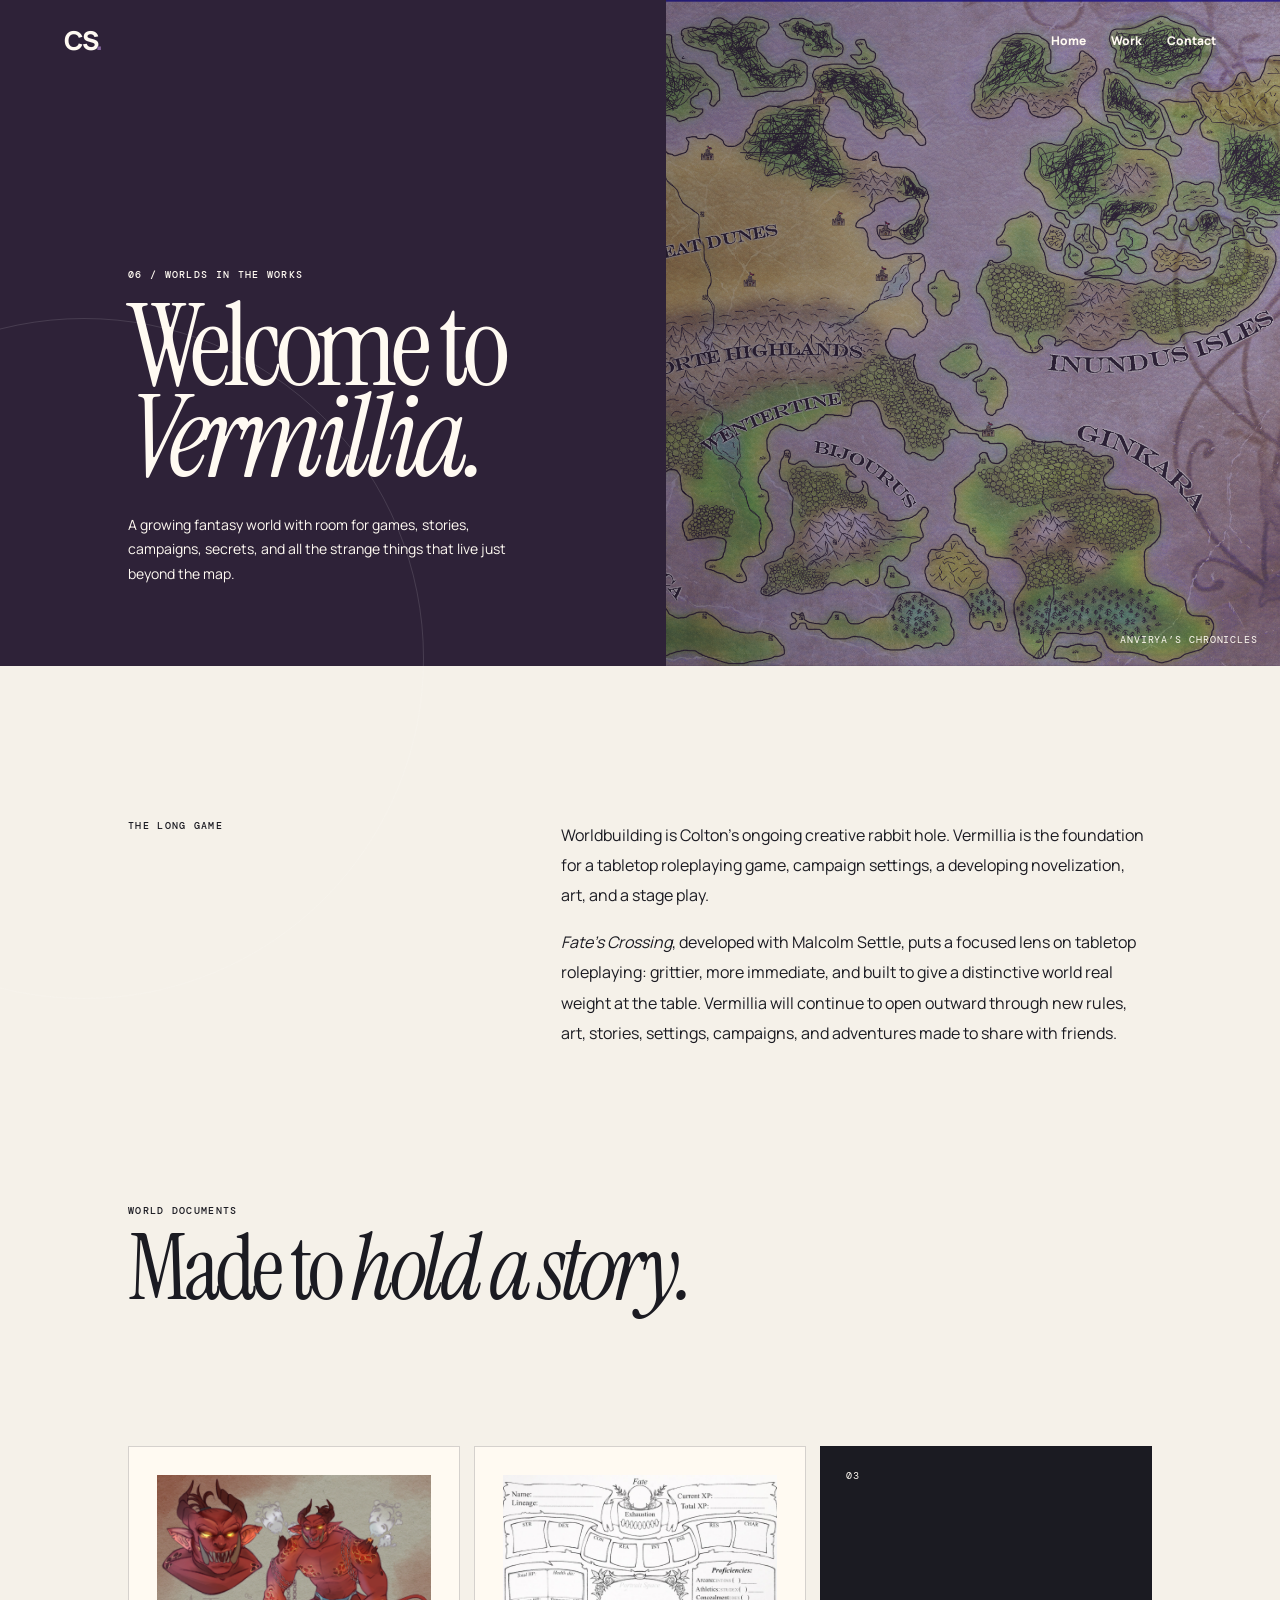
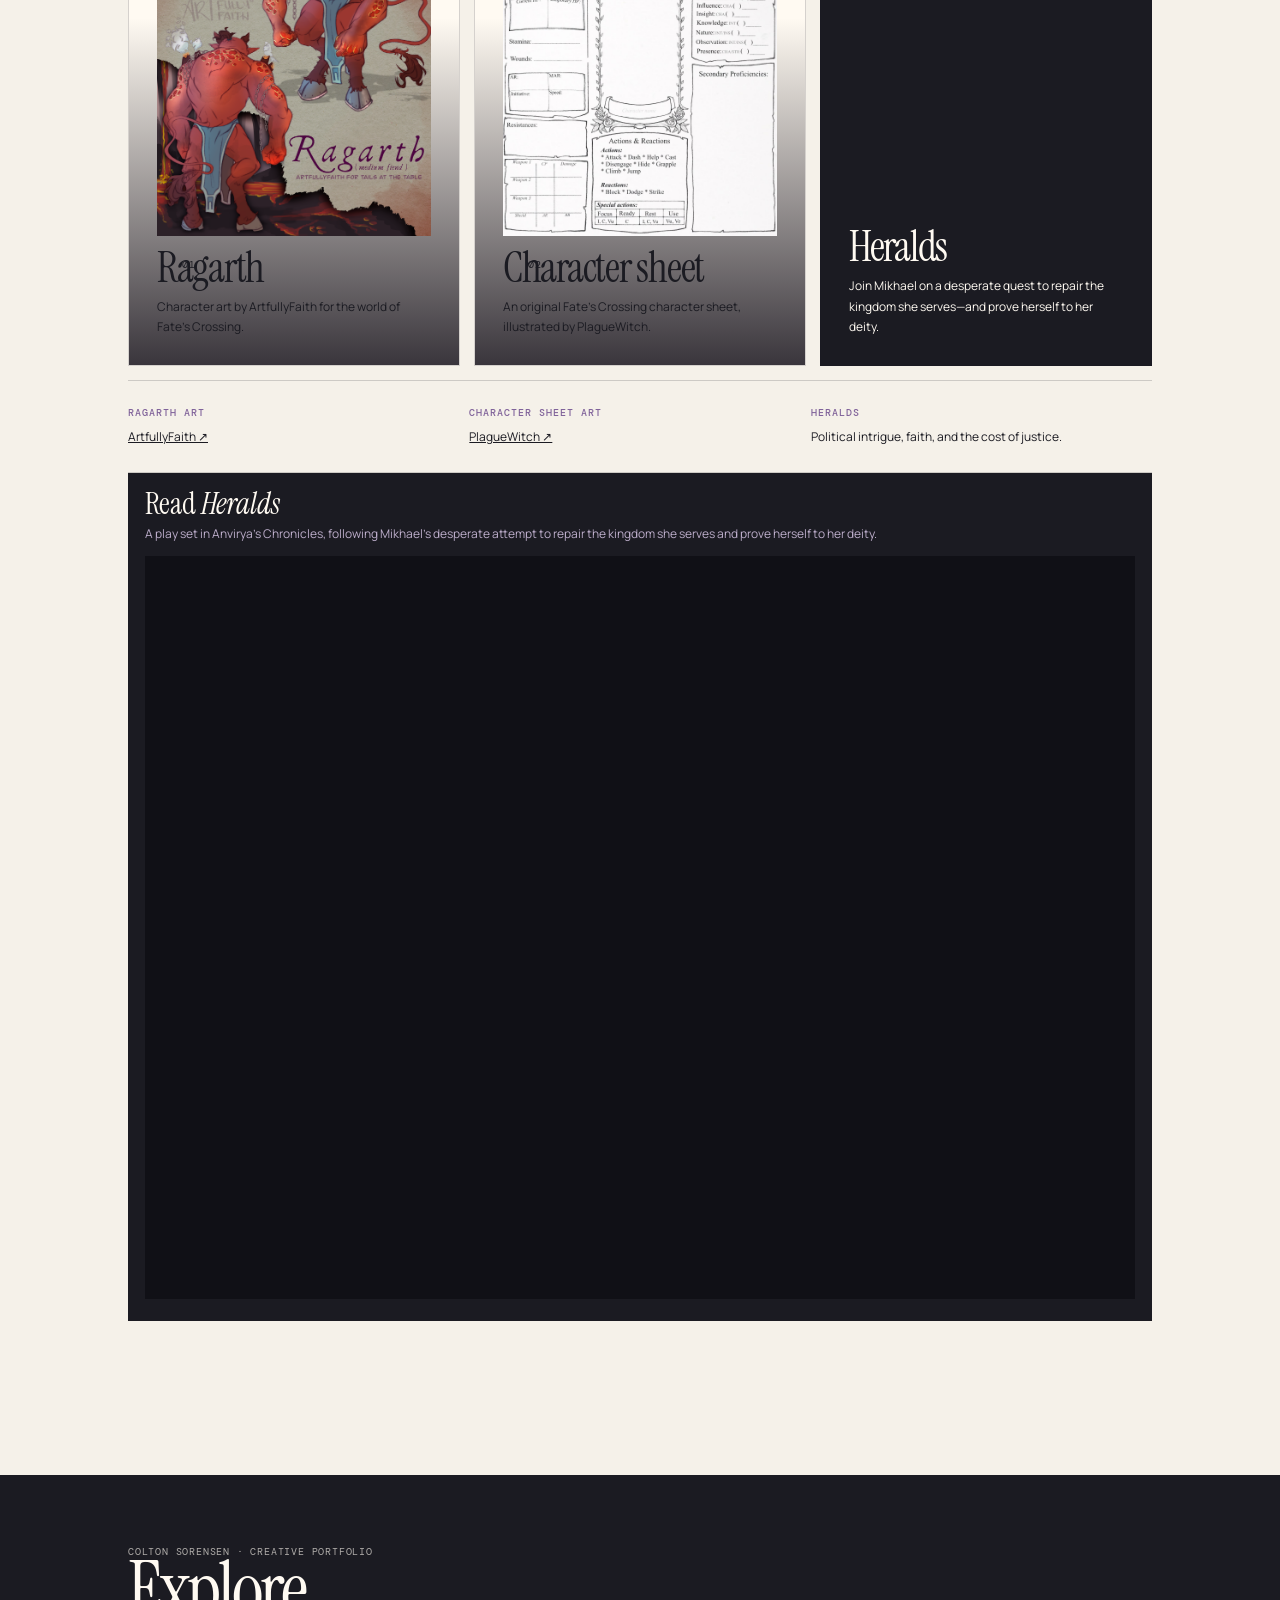
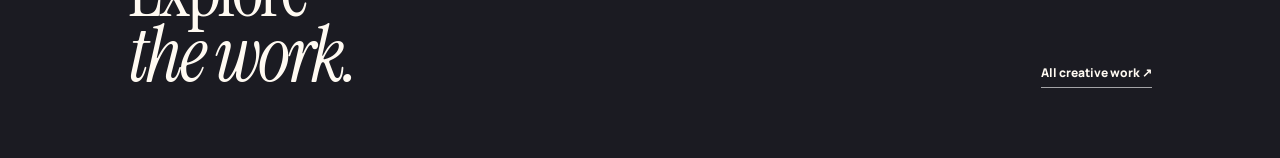
<file: worlds.html>
<!doctype html>
<html lang="en">
<head>
<meta charset="utf-8">
<meta name="viewport" content="width=device-width,initial-scale=1">
<title>Worlds — Colton Sorensen</title>
<link rel="preconnect" href="https://fonts.googleapis.com">
<link rel="preconnect" href="https://fonts.gstatic.com" crossorigin>
<link href="https://fonts.googleapis.com/css2?family=DM+Mono:wght@400;500&family=Instrument+Serif:ital@0;1&family=Manrope:wght@400;500;600;700;800&display=swap" rel="stylesheet">
<link rel="stylesheet" href="subpage.css">
</head>
<body>
<header class="page-header"><a class="wordmark" href="index.html">CS<span>.</span></a><nav><a href="index.html">Home</a><a href="index.html#work">Work</a><a href="index.html#contact">Contact</a></nav></header>
<main>
<section class="page-hero"><div class="page-hero-copy"><p class="eyebrow">06 / Worlds in the works</p><h1>Welcome to<br><em>Vermillia.</em></h1><p class="hero-deck">A growing fantasy world with room for games, stories, campaigns, secrets, and all the strange things that live just beyond the map.</p></div><div class="hero-image"><img class="map" src="anvirya-map.png" alt="Map of the fantasy world of Vermillia"><p class="caption">Anvirya’s Chronicles</p></div></section>
<section class="content">
<div class="lead"><p class="eyebrow">The long game</p><div class="body-copy"><p>Worldbuilding is Colton’s ongoing creative rabbit hole. Vermillia is the foundation for a tabletop roleplaying game, campaign settings, a developing novelization, art, and a stage play.</p><p><em>Fate’s Crossing</em>, developed with Malcolm Settle, puts a focused lens on tabletop roleplaying: grittier, more immediate, and built to give a distinctive world real weight at the table. Vermillia will continue to open outward through new rules, art, stories, settings, campaigns, and adventures made to share with friends.</p></div></div>
<section class="media-section"><p class="eyebrow">World documents</p><h2>Made to <em>hold a story.</em></h2><div class="project-grid"><article class="project-card image-card"><img src="fates-art.jpg" alt="Ragarth character art for Fate's Crossing"><span class="number">01</span><h3>Ragarth</h3><p>Character art by ArtfullyFaith for the world of Fate’s Crossing.</p></article><article class="project-card image-card"><img src="ragarth.jpg" alt="Fate's Crossing character sheet artwork"><span class="number">02</span><h3>Character sheet</h3><p>An original Fate’s Crossing character sheet, illustrated by PlagueWitch.</p></article><article class="project-card dark"><span class="number">03</span><h3>Heralds</h3><p>Join Mikhael on a desperate quest to repair the kingdom she serves—and prove herself to her deity.</p></article></div><div class="credit-list"><div><strong>Ragarth art</strong><a href="https://msha.ke/artfullyfaith" target="_blank" rel="noreferrer">ArtfullyFaith ↗</a></div><div><strong>Character sheet art</strong><a href="https://linktr.ee/PlagueWitch" target="_blank" rel="noreferrer">PlagueWitch ↗</a></div><div><strong>Heralds</strong>Political intrigue, faith, and the cost of justice.</div></div><div class="embed-grid"><article class="embed-card document wide"><h3>Read <em>Heralds</em></h3><p class="media-credit">A play set in Anvirya’s Chronicles, following Mikhael’s desperate attempt to repair the kingdom she serves and prove herself to her deity.</p><iframe title="Heralds by Colton Sorensen" src="https://docs.google.com/document/d/1l-o60w8KALr-vdGpTjoRlOKD06-UchtF4iJNyHlN9M8/preview" loading="lazy"></iframe></article></div></section>
</section>
</main>
<footer class="site-footer"><div><p>Colton Sorensen · Creative portfolio</p><h2>Explore<br><em>the work.</em></h2></div><a href="index.html#work">All creative work ↗</a></footer>
</body>
</html>
</file>
<file: subpage.css>
:root { --ink:#1b1b22; --paper:#f5f1e9; --cream:#fffaf2; --plum:#2e2238; --violet:#80639a; --soft-violet:#bdaecb; --line:rgba(27,27,34,.18); --mono:"DM Mono",monospace; --sans:"Manrope",sans-serif; --serif:"Instrument Serif",Georgia,serif; }
*{box-sizing:border-box} html{scroll-behavior:smooth} body{margin:0;background:var(--paper);color:var(--ink);font-family:var(--sans)} a{color:inherit} .page-header{height:80px;padding:0 clamp(22px,5vw,75px);display:flex;align-items:center;justify-content:space-between;position:absolute;inset:0 0 auto;z-index:5;color:var(--cream)} .wordmark{font-size:26px;font-weight:800;letter-spacing:-.09em;text-decoration:none}.wordmark span{color:var(--violet)}.page-header nav{display:flex;gap:25px;font-size:12px;font-weight:800}.page-header nav a{text-decoration:none}.page-header nav a:hover{text-decoration:underline;text-underline-offset:5px}.eyebrow{margin:0 0 20px;font:500 10px/1.2 var(--mono);letter-spacing:.13em;text-transform:uppercase}.page-hero{min-height:74vh;display:grid;grid-template-columns:1.04fr .96fr;background:var(--plum);color:var(--cream)}.page-hero-copy{padding:clamp(140px,16vw,220px) clamp(25px,10vw,160px) 80px;align-self:end;position:relative}.page-hero-copy:before{content:"";position:absolute;width:53vw;height:53vw;left:-20vw;bottom:-26vw;border:1px solid rgba(255,255,255,.12);border-radius:50%}.page-hero h1,.section-title{position:relative;margin:0;font:normal clamp(70px,9vw,143px)/.79 var(--serif);letter-spacing:-.055em}.page-hero h1 em,.section-title em{font-style:italic}.hero-deck{max-width:400px;margin:30px 0 0;font-size:14px;line-height:1.75;position:relative}.hero-image{overflow:hidden;position:relative}.hero-image:after{content:"";position:absolute;inset:0;background:linear-gradient(90deg,rgba(46,34,56,.27),transparent);mix-blend-mode:multiply}.hero-image img{width:100%;height:100%;object-fit:cover;display:block}.hero-image img.portrait{object-position:center 27%}.hero-image img.map{opacity:.75;mix-blend-mode:screen}.caption{position:absolute;z-index:2;right:22px;bottom:20px;margin:0;font:10px var(--mono);letter-spacing:.09em;text-transform:uppercase}.content{padding:clamp(78px,12vw,165px) clamp(22px,10vw,160px)}.lead{display:grid;grid-template-columns:.7fr 1.3fr;gap:clamp(34px,9vw,150px);max-width:1200px;margin:auto}.lead .body-copy{font-size:16px;line-height:1.9;max-width:600px}.lead .body-copy p:first-child{margin-top:0}.statement{margin:clamp(70px,10vw,138px) auto 0;max-width:1060px;padding:45px 0;border-block:1px solid var(--line);font:italic clamp(32px,4vw,61px)/1.03 var(--serif);letter-spacing:-.025em}.project-grid{display:grid;grid-template-columns:repeat(3,1fr);gap:14px;max-width:1250px;margin:clamp(72px,11vw,150px) auto 0}.project-card{min-height:360px;padding:28px;display:flex;flex-direction:column;justify-content:flex-end;background:var(--cream);border:1px solid var(--line);position:relative;overflow:hidden}.project-card.dark{background:var(--ink);color:var(--cream)}.project-card .number{position:absolute;top:22px;left:25px;font:10px var(--mono);letter-spacing:.1em}.project-card h3{margin:0 0 10px;font:normal 42px/.9 var(--serif);letter-spacing:-.03em}.project-card p{margin:0;max-width:270px;font-size:12px;line-height:1.7}.project-card img{position:absolute;inset:0;width:100%;height:100%;object-fit:cover;z-index:0}.project-card.image-card:after{content:"";position:absolute;inset:0;background:linear-gradient(0deg,rgba(23,19,28,.85),transparent 67%)}.project-card.image-card>*{position:relative;z-index:1}.project-card .number{z-index:2}.credit-list{max-width:1250px;margin:14px auto 0;display:grid;grid-template-columns:repeat(3,1fr);border-top:1px solid var(--line)}.credit-list div{padding:25px 10px 25px 0;border-bottom:1px solid var(--line);font-size:12px;line-height:1.6}.credit-list strong{display:block;font:500 10px var(--mono);letter-spacing:.1em;text-transform:uppercase;color:var(--violet);margin-bottom:8px}.gallery{max-width:1250px;display:grid;grid-template-columns:1.25fr .75fr;gap:14px;margin:clamp(72px,11vw,150px) auto 0}.gallery img{width:100%;height:100%;display:block;object-fit:cover;min-height:290px}.gallery .stack{display:grid;gap:14px}.gallery .stack img{min-height:138px}.link-button{display:inline-block;margin-top:25px;padding:11px 0 7px;border-bottom:1px solid currentColor;text-decoration:none;font-size:12px;font-weight:800}.link-button:hover{color:var(--violet)}.site-footer{padding:70px clamp(22px,10vw,160px);background:var(--ink);color:var(--cream);display:flex;justify-content:space-between;align-items:end;gap:30px}.site-footer h2{margin:0;font:normal clamp(48px,6vw,88px)/.85 var(--serif);letter-spacing:-.04em}.site-footer h2 em{font-style:italic}.site-footer p{margin:0;font:10px var(--mono);letter-spacing:.08em;text-transform:uppercase;opacity:.65}.site-footer a{font-size:12px;font-weight:800;text-decoration:none;border-bottom:1px solid rgba(255,255,255,.6);padding-bottom:6px}.site-footer a:hover{color:var(--soft-violet)}
.media-section{max-width:1250px;margin:clamp(72px,11vw,150px) auto 0}.media-section>.eyebrow{margin-bottom:15px}.media-section h2{margin:0 0 36px;font:normal clamp(54px,7vw,94px)/.82 var(--serif);letter-spacing:-.05em}.media-section h2 em{font-style:italic}.embed-grid{display:grid;grid-template-columns:repeat(2,1fr);gap:14px}.embed-card{background:var(--ink);color:var(--cream);padding:17px}.embed-card.wide{grid-column:1/-1}.embed-card h3{margin:0 0 14px;font:normal 30px/.9 var(--serif)}.embed-card iframe{border:0;width:100%;aspect-ratio:16/9;background:#101016}.embed-card.document iframe{aspect-ratio:4/3}.archive-gallery{columns:3 210px;column-gap:14px}.archive-gallery figure{margin:0 0 14px;break-inside:avoid;overflow:hidden;background:var(--ink)}.archive-gallery img{width:100%;display:block;transition:transform .35s ease}.archive-gallery figure:hover img{transform:scale(1.035)}
.media-archive{border-top:1px solid var(--line);border-bottom:1px solid var(--line);padding:18px 0}.media-archive summary{cursor:pointer;list-style:none;display:flex;align-items:center;justify-content:space-between;font:700 12px var(--sans)}.media-archive summary::-webkit-details-marker{display:none}.media-archive summary::after{content:"+";font:normal 28px/1 var(--serif);color:var(--violet)}.media-archive[open] summary{padding-bottom:25px}.media-archive[open] summary::after{content:"−"}.media-archive .archive-gallery{padding-top:8px}.image-lightbox{border:0;padding:0;background:transparent;max-width:min(1080px,calc(100vw - 28px));box-shadow:0 25px 90px rgba(0,0,0,.5)}.image-lightbox::backdrop{background:rgba(18,14,23,.88);backdrop-filter:blur(4px)}.image-lightbox img{display:block;max-width:100%;max-height:88vh}.image-lightbox button{position:absolute;right:12px;top:12px;border:0;width:36px;height:36px;border-radius:50%;background:var(--cream);font-size:23px;color:var(--ink);cursor:pointer}
.gallery-slider{max-width:1250px;margin:0 auto 66px}.slider-frame{height:min(66vw,690px);min-height:340px;overflow:hidden;background:var(--ink)}.slider-frame img{width:100%;height:100%;display:block;object-fit:contain;cursor:zoom-in}.slider-controls{display:flex;align-items:center;gap:13px;margin-top:14px}.slider-button{width:42px;height:42px;border:1px solid var(--line);background:var(--cream);color:var(--ink);font-size:22px;cursor:pointer}.slider-button:hover{background:var(--plum);color:var(--cream);border-color:var(--plum)}.slider-count{font:10px var(--mono);letter-spacing:.11em;color:var(--violet)}.gallery-heading{margin:0 0 18px;font:normal clamp(35px,4vw,58px)/.95 var(--serif);letter-spacing:-.035em}.gallery-heading em{font-style:italic}
.embed-card .media-role{margin:0 0 8px;font:10px var(--mono);letter-spacing:.1em;text-transform:uppercase;color:var(--soft-violet)}.embed-card .media-credit{margin:-5px 0 14px;font-size:12px;line-height:1.4;color:var(--soft-violet)}
.media-caption{max-width:600px;margin:-18px 0 28px;font-size:15px;line-height:1.7}
@media(max-width:720px){.page-header{height:72px;padding:0 24px}.page-header nav{gap:15px;font-size:10px}.page-hero{grid-template-columns:1fr;min-height:0}.page-hero-copy{min-height:530px;padding:120px 25px 55px}.hero-image{height:75vw;min-height:300px}.content{padding:82px 25px}.lead{grid-template-columns:1fr;gap:25px}.section-title{font-size:66px}.project-grid,.credit-list,.embed-grid{grid-template-columns:1fr}.project-card{min-height:290px}.gallery{grid-template-columns:1fr}.gallery .stack{grid-template-columns:1fr 1fr}.site-footer{padding:60px 25px;display:block}.site-footer a{display:inline-block;margin-top:35px}.archive-gallery{columns:2 140px}}
</file>
